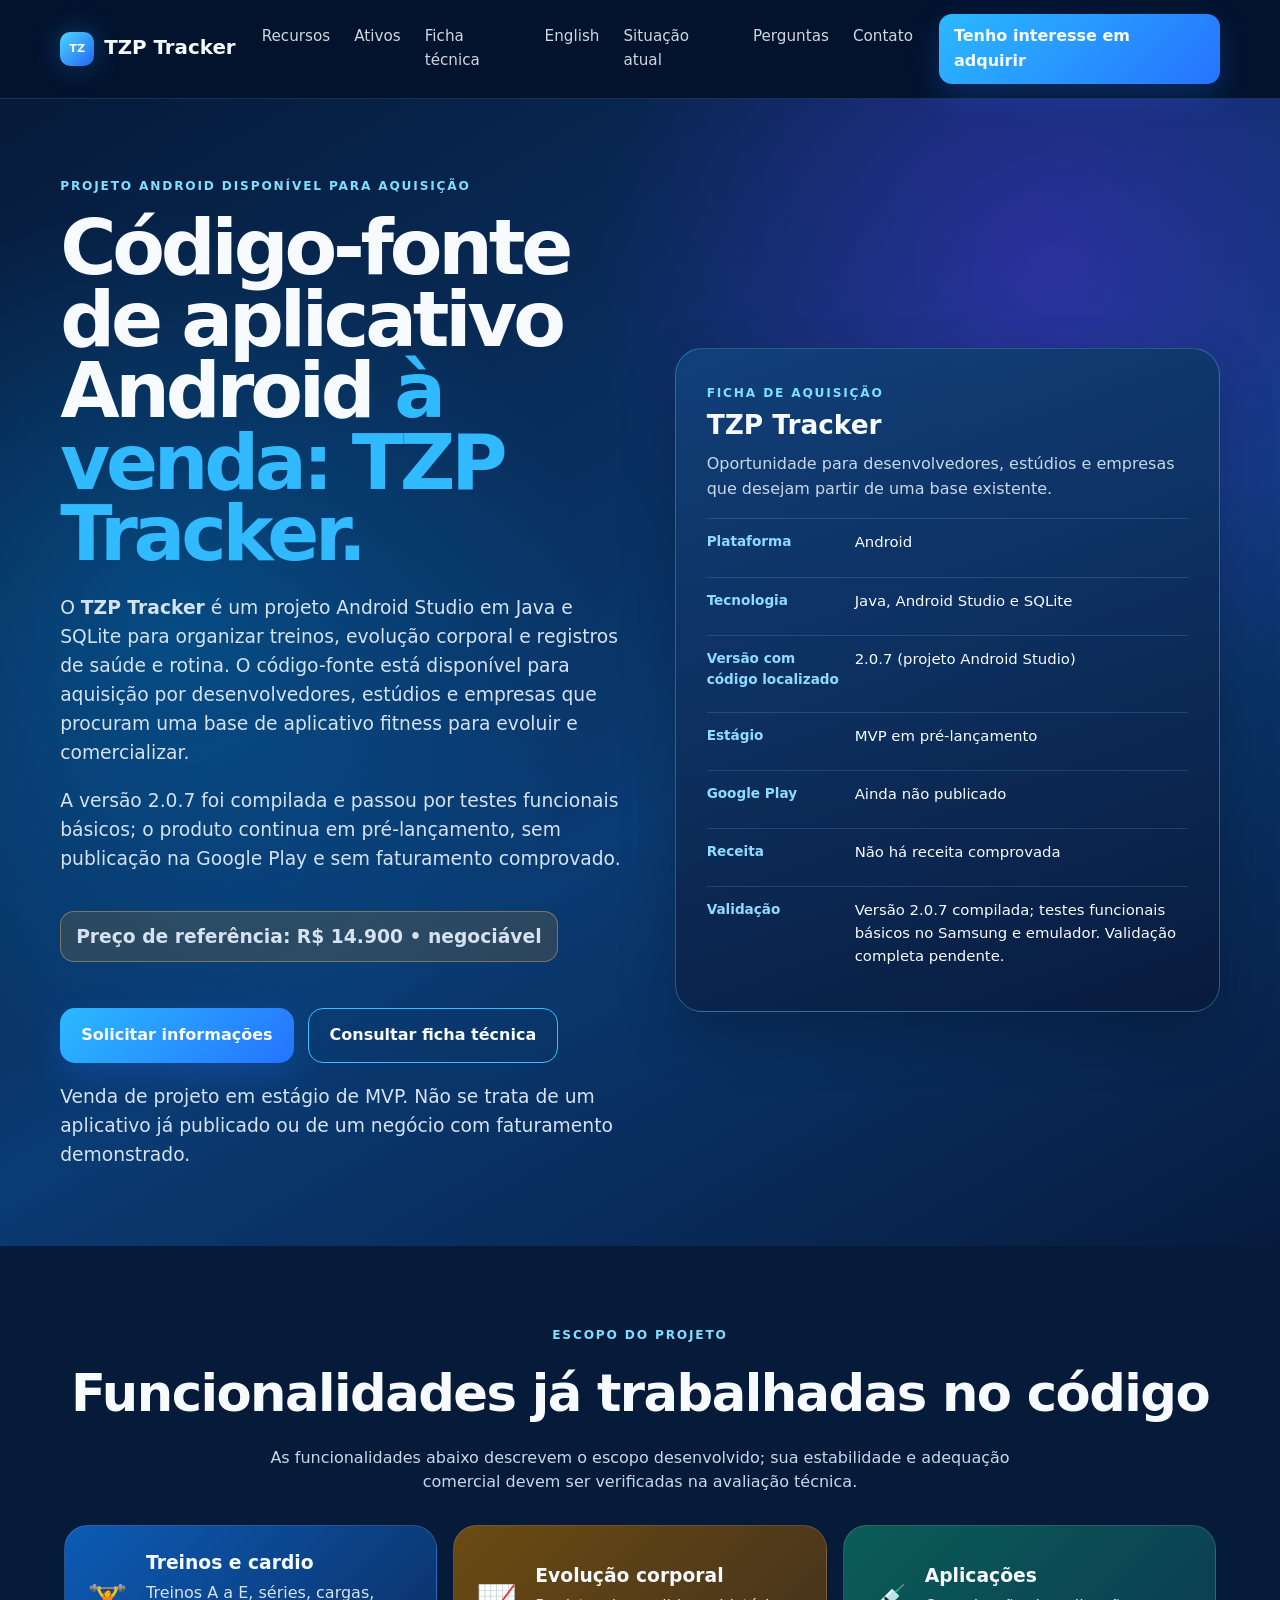
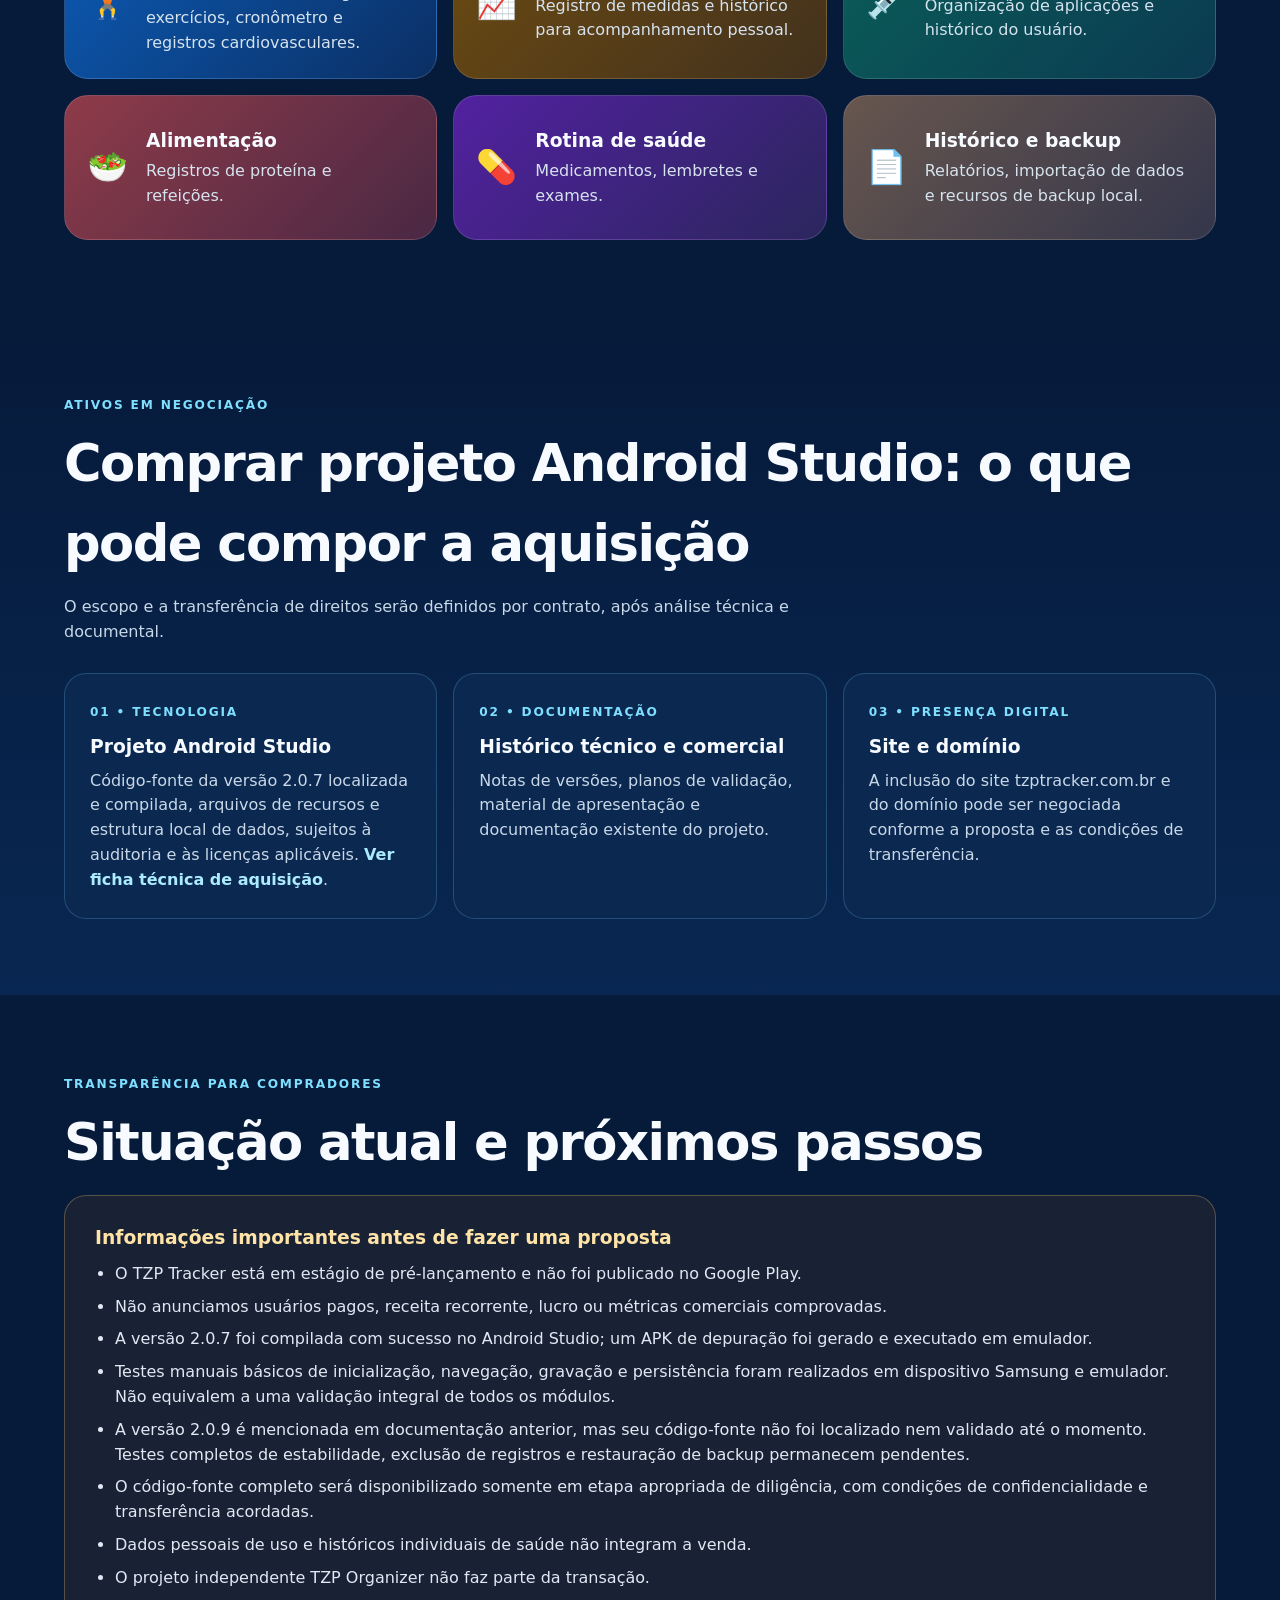
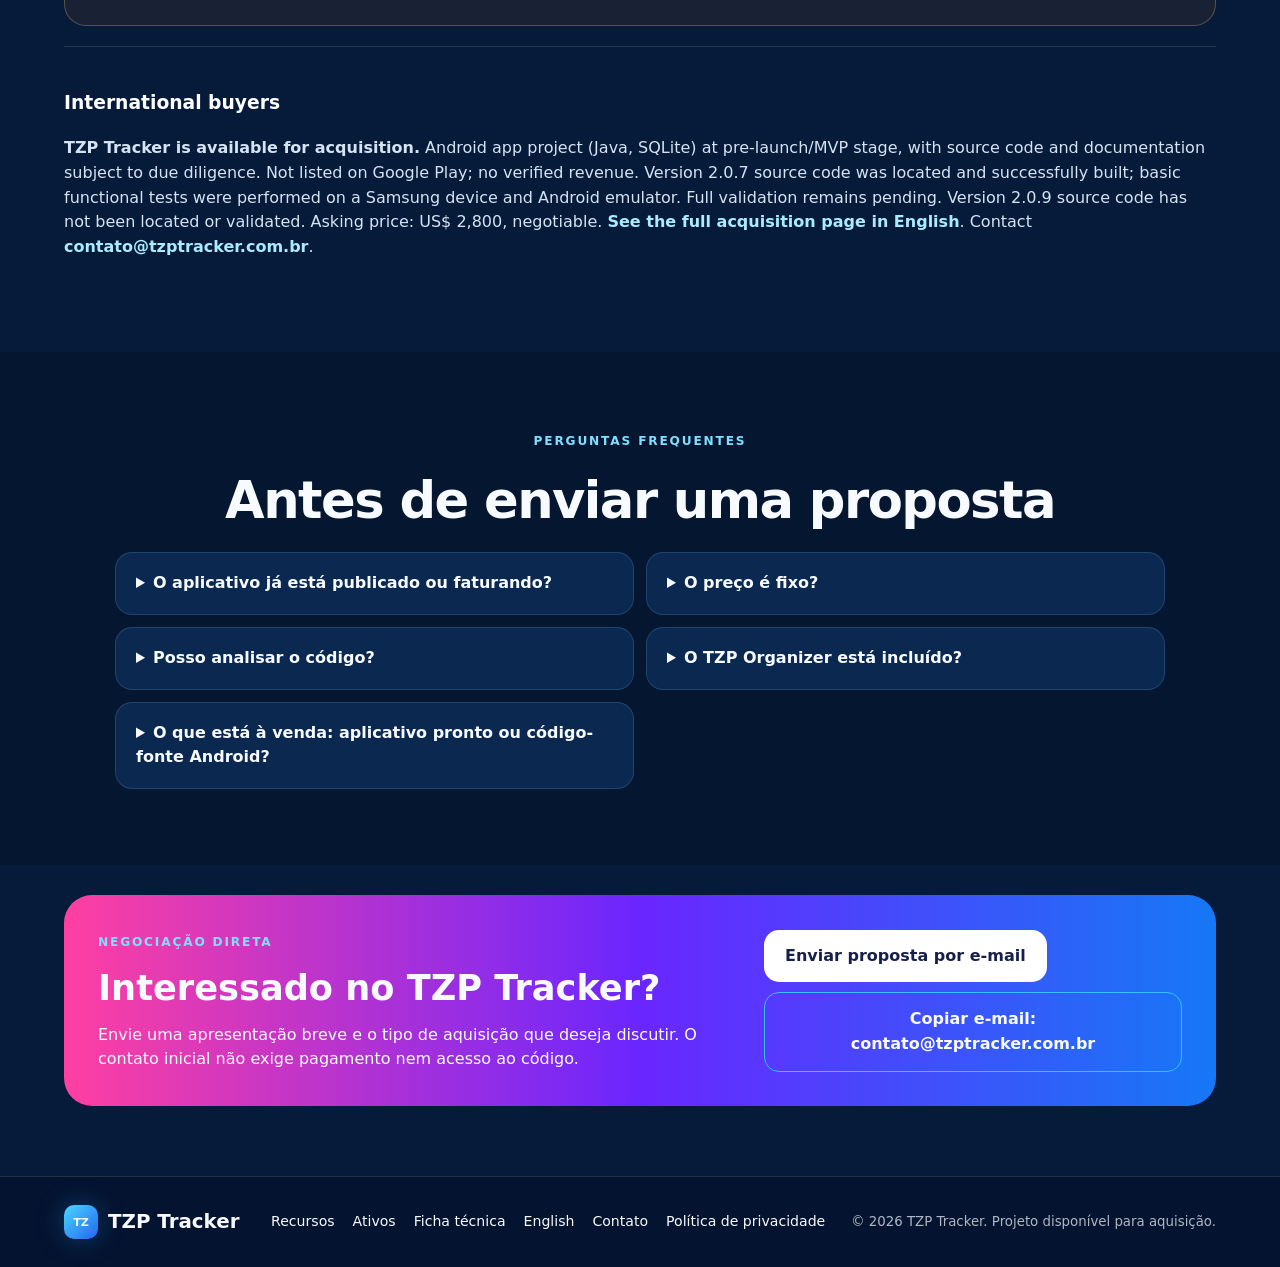
<file: index.html>
<!doctype html>
<html lang="pt-BR">
<head>
  <meta charset="utf-8">
  <meta name="viewport" content="width=device-width, initial-scale=1">
  <title>Código-fonte de App Android à Venda | TZP Tracker</title>
  <meta name="description" content="Compre o código-fonte do TZP Tracker, projeto Android Studio em Java e SQLite. MVP fitness 2.0.7 compilado. À venda por R$ 14.900, negociável.">
  <meta name="theme-color" content="#061a3a">
  <meta property="og:title" content="TZP Tracker disponível para aquisição">
  <meta property="og:description" content="Projeto Android em estágio de MVP: código-fonte, documentação e ativos digitais. Preço de referência R$ 14.900, negociável. Conheça as condições.">
  <meta property="og:type" content="website">
  <meta property="og:locale" content="pt_BR">
  <meta property="og:url" content="https://tzptracker.com.br/">
  <meta property="og:site_name" content="TZP Tracker">
  <meta property="og:image" content="https://tzptracker.com.br/og-image.png">
  <meta property="og:image:width" content="1200">
  <meta property="og:image:height" content="630">
  <meta property="og:image:alt" content="TZP Tracker: código-fonte de app Android à venda (Java, Android Studio, SQLite)">
  <meta name="twitter:card" content="summary_large_image">
  <link rel="canonical" href="https://tzptracker.com.br/">
  <link rel="alternate" hreflang="pt-BR" href="https://tzptracker.com.br/">
  <link rel="alternate" hreflang="en" href="https://tzptracker.com.br/en/">
  <link rel="alternate" hreflang="x-default" href="https://tzptracker.com.br/">
  <link rel="icon" href="favicon.svg" type="image/svg+xml">
  <link rel="apple-touch-icon" href="/apple-touch-icon.png">
  <link rel="stylesheet" href="styles.css">
  <style>
    .sale-panel{border:1px solid rgba(108,205,255,.34);border-radius:27px;background:linear-gradient(160deg,rgba(17,65,122,.97),rgba(9,27,61,.97));padding:31px;box-shadow:0 24px 55px rgba(0,0,0,.22)}
    .sale-panel h2{font-size:1.65rem;margin:0 0 6px}
    .sale-panel p{color:#c8d8e8;margin:0 0 17px}
    .sale-facts{display:grid;gap:10px;margin:0}
    .sale-facts div{padding:12px 0;border-top:1px solid rgba(116,201,255,.18);display:grid;grid-template-columns:138px 1fr;gap:10px}
    .sale-facts dt{color:#8edbff;font-size:.85rem;font-weight:800}
    .sale-facts dd{margin:0;color:#f7fbff;font-size:.93rem}
    .sale-price{display:inline-block;font-size:1.08rem;font-weight:800;color:#ffe5a4;background:rgba(199,135,20,.18);border:1px solid rgba(255,207,112,.35);padding:10px 15px;border-radius:14px}
    .sale-note{color:#bbccdf;font-size:.85rem}
    .acquisition-grid{display:grid;grid-template-columns:repeat(3,1fr);gap:16px}
    .acquisition-grid article{padding:25px;border:1px solid rgba(116,201,255,.23);border-radius:22px;background:#0b2850}
    .acquisition-grid h3{margin:8px 0}
    .acquisition-grid p{color:#c8d8e8;margin:0}
    .disclosure{padding:27px 30px;border-radius:22px;border:1px solid rgba(255,201,112,.28);background:rgba(151,96,21,.13)}
    .disclosure h3{margin:0 0 10px;color:#ffe3a7}
    .disclosure ul{margin:0;padding-left:20px;color:#e2e8f3}
    .disclosure li{margin:8px 0}
    .english-summary{border-top:1px solid rgba(255,255,255,.14);padding-top:22px;margin-top:20px;color:#d5e4f3}
    .english-summary h3{color:white}
    .faq-grid{grid-template-columns:1fr 1fr}
    button.btn{font:inherit;font-weight:800;color:inherit;cursor:pointer}
    @media(max-width:900px){.acquisition-grid{grid-template-columns:1fr}.sale-facts div{grid-template-columns:115px 1fr}}
    @media(max-width:760px){.hero{min-height:auto}.sale-panel{padding:22px}.sale-facts div{grid-template-columns:1fr;gap:3px}.faq-grid{grid-template-columns:1fr}}
  </style>
  <script type="application/ld+json">
{
    "@context": "https://schema.org",
    "@graph": [
      {
        "@type": "Organization",
        "@id": "https://tzptracker.com.br/#org",
        "name": "TZP Tracker",
        "url": "https://tzptracker.com.br/",
        "logo": "https://tzptracker.com.br/apple-touch-icon.png",
        "email": "contato@tzptracker.com.br"
      },
      {
        "@type": "WebSite",
        "@id": "https://tzptracker.com.br/#site",
        "name": "TZP Tracker",
        "url": "https://tzptracker.com.br/",
        "inLanguage": [
          "pt-BR",
          "en"
        ],
        "publisher": {
          "@id": "https://tzptracker.com.br/#org"
        }
      }
    ]
  }
  </script>
  <script async src="https://www.googletagmanager.com/gtag/js?id=G-B40MPHFTS0"></script>
  <script src="/analytics.js" defer></script>
</head>
<body>
  <header class="nav">
    <a class="brand" href="#inicio" aria-label="TZP Tracker, início"><span class="brand-mark">TZ</span> TZP Tracker</a>
    <nav aria-label="Navegação principal">
      <a href="#recursos">Recursos</a>
      <a href="#ativos">Ativos</a>
      <a href="projeto-android/">Ficha técnica</a>
      <a href="en/" lang="en" hreflang="en">English</a>
      <a href="#transparencia">Situação atual</a>
      <a href="#faq">Perguntas</a>
      <a href="#contato">Contato</a>
    </nav>
    <details class="mobile-menu">
      <summary aria-label="Abrir menu de navegação">Menu</summary>
      <div class="mobile-menu-links">
        <a href="#recursos">Recursos</a>
        <a href="#ativos">Ativos</a>
        <a href="projeto-android/">Ficha técnica</a>
        <a href="en/" lang="en" hreflang="en">English</a>
        <a href="#transparencia">Situação atual</a>
        <a href="#contato">Contato</a>
      </div>
    </details>
    <a class="btn small" href="mailto:contato@tzptracker.com.br?subject=Interesse%20na%20aquisicao%20do%20TZP%20Tracker">Tenho interesse em adquirir</a>
  </header>
  <main id="inicio">
    <section class="hero">
      <div class="hero-copy">
        <span class="eyebrow">PROJETO ANDROID DISPONÍVEL PARA AQUISIÇÃO</span>
        <h1>Código-fonte de aplicativo Android <span>à venda: TZP Tracker.</span></h1>
        <p>O <strong>TZP Tracker</strong> é um projeto Android Studio em Java e SQLite para organizar treinos, evolução corporal e registros de saúde e rotina. O código-fonte está disponível para aquisição por desenvolvedores, estúdios e empresas que procuram uma base de aplicativo fitness para evoluir e comercializar.</p>
        <p>A versão 2.0.7 foi compilada e passou por testes funcionais básicos; o produto continua em pré-lançamento, sem publicação na Google Play e sem faturamento comprovado.</p>
        <p class="sale-price">Preço de referência: R$ 14.900 • negociável</p>
        <div class="actions">
          <a class="btn" href="mailto:contato@tzptracker.com.br?subject=Interesse%20na%20aquisicao%20do%20TZP%20Tracker&body=Ola%2C%20gostaria%20de%20receber%20mais%20informacoes%20sobre%20a%20aquisicao%20do%20TZP%20Tracker.">Solicitar informações</a>
          <a class="btn ghost" href="projeto-android/">Consultar ficha técnica</a>
        </div>
        <p class="sale-note">Venda de projeto em estágio de MVP. Não se trata de um aplicativo já publicado ou de um negócio com faturamento demonstrado.</p>
      </div>
      <aside class="sale-panel" aria-label="Resumo da oportunidade de aquisição">
        <span class="eyebrow">FICHA DE AQUISIÇÃO</span>
        <h2>TZP Tracker</h2>
        <p>Oportunidade para desenvolvedores, estúdios e empresas que desejam partir de uma base existente.</p>
        <dl class="sale-facts">
          <div><dt>Plataforma</dt><dd>Android</dd></div>
          <div><dt>Tecnologia</dt><dd>Java, Android Studio e SQLite</dd></div>
          <div><dt>Versão com código localizado</dt><dd>2.0.7 (projeto Android Studio)</dd></div>
          <div><dt>Estágio</dt><dd>MVP em pré-lançamento</dd></div>
          <div><dt>Google Play</dt><dd>Ainda não publicado</dd></div>
          <div><dt>Receita</dt><dd>Não há receita comprovada</dd></div>
          <div><dt>Validação</dt><dd>Versão 2.0.7 compilada; testes funcionais básicos no Samsung e emulador. Validação completa pendente.</dd></div>
        </dl>
      </aside>
    </section>

    <section class="section" id="recursos">
      <div class="section-head center-head">
        <span class="eyebrow">ESCOPO DO PROJETO</span>
        <h2>Funcionalidades já trabalhadas no código</h2>
        <p>As funcionalidades abaixo descrevem o escopo desenvolvido; sua estabilidade e adequação comercial devem ser verificadas na avaliação técnica.</p>
      </div>
      <div class="feature-grid">
        <article class="feature blue"><div class="icon">🏋️</div><div><h3>Treinos e cardio</h3><p>Treinos A a E, séries, cargas, exercícios, cronômetro e registros cardiovasculares.</p></div></article>
        <article class="feature amber"><div class="icon">📈</div><div><h3>Evolução corporal</h3><p>Registro de medidas e histórico para acompanhamento pessoal.</p></div></article>
        <article class="feature green"><div class="icon">💉</div><div><h3>Aplicações</h3><p>Organização de aplicações e histórico do usuário.</p></div></article>
        <article class="feature coral"><div class="icon">🥗</div><div><h3>Alimentação</h3><p>Registros de proteína e refeições.</p></div></article>
        <article class="feature violet"><div class="icon">💊</div><div><h3>Rotina de saúde</h3><p>Medicamentos, lembretes e exames.</p></div></article>
        <article class="feature sand"><div class="icon">📄</div><div><h3>Histórico e backup</h3><p>Relatórios, importação de dados e recursos de backup local.</p></div></article>
      </div>
    </section>

    <section class="section steps-section" id="ativos">
      <div class="section-head">
        <span class="eyebrow">ATIVOS EM NEGOCIAÇÃO</span>
        <h2>Comprar projeto Android Studio: o que pode compor a aquisição</h2>
        <p>O escopo e a transferência de direitos serão definidos por contrato, após análise técnica e documental.</p>
      </div>
      <div class="acquisition-grid">
        <article><span class="eyebrow">01 • TECNOLOGIA</span><h3>Projeto Android Studio</h3><p>Código-fonte da versão 2.0.7 localizada e compilada, arquivos de recursos e estrutura local de dados, sujeitos à auditoria e às licenças aplicáveis. <a class="text-link" href="projeto-android/">Ver ficha técnica de aquisição</a>.</p></article>
        <article><span class="eyebrow">02 • DOCUMENTAÇÃO</span><h3>Histórico técnico e comercial</h3><p>Notas de versões, planos de validação, material de apresentação e documentação existente do projeto.</p></article>
        <article><span class="eyebrow">03 • PRESENÇA DIGITAL</span><h3>Site e domínio</h3><p>A inclusão do site tzptracker.com.br e do domínio pode ser negociada conforme a proposta e as condições de transferência.</p></article>
      </div>
    </section>

    <section class="section" id="transparencia">
      <div class="section-head">
        <span class="eyebrow">TRANSPARÊNCIA PARA COMPRADORES</span>
        <h2>Situação atual e próximos passos</h2>
      </div>
      <div class="disclosure">
        <h3>Informações importantes antes de fazer uma proposta</h3>
        <ul>
          <li>O TZP Tracker está em estágio de pré-lançamento e não foi publicado no Google Play.</li>
          <li>Não anunciamos usuários pagos, receita recorrente, lucro ou métricas comerciais comprovadas.</li>
          <li>A versão 2.0.7 foi compilada com sucesso no Android Studio; um APK de depuração foi gerado e executado em emulador.</li>
          <li>Testes manuais básicos de inicialização, navegação, gravação e persistência foram realizados em dispositivo Samsung e emulador. Não equivalem a uma validação integral de todos os módulos.</li>
          <li>A versão 2.0.9 é mencionada em documentação anterior, mas seu código-fonte não foi localizado nem validado até o momento. Testes completos de estabilidade, exclusão de registros e restauração de backup permanecem pendentes.</li>
          <li>O código-fonte completo será disponibilizado somente em etapa apropriada de diligência, com condições de confidencialidade e transferência acordadas.</li>
          <li>Dados pessoais de uso e históricos individuais de saúde não integram a venda.</li>
          <li>O projeto independente TZP Organizer não faz parte da transação.</li>
        </ul>
      </div>
      <div class="english-summary" lang="en">
        <h3>International buyers</h3>
        <p><strong>TZP Tracker is available for acquisition.</strong> Android app project (Java, SQLite) at pre-launch/MVP stage, with source code and documentation subject to due diligence. Not listed on Google Play; no verified revenue. Version 2.0.7 source code was located and successfully built; basic functional tests were performed on a Samsung device and Android emulator. Full validation remains pending. Version 2.0.9 source code has not been located or validated. Asking price: US$ 2,800, negotiable. <a class="text-link" href="en/" hreflang="en">See the full acquisition page in English</a>. Contact <a class="text-link" href="mailto:contato@tzptracker.com.br?subject=TZP%20Tracker%20acquisition%20inquiry">contato@tzptracker.com.br</a>.</p>
      </div>
    </section>

    <section class="section faq-section" id="faq">
      <div class="section-head center-head">
        <span class="eyebrow">PERGUNTAS FREQUENTES</span>
        <h2>Antes de enviar uma proposta</h2>
      </div>
      <div class="faq-grid">
        <details><summary>O aplicativo já está publicado ou faturando?</summary><p>Não. É um projeto pré-lançamento, sem publicação no Google Play ou receita comprovada.</p></details>
        <details><summary>O preço é fixo?</summary><p>R$ 14.900 é o preço inicial de referência. Ofertas fundamentadas e diferentes formatos de aquisição podem ser avaliados.</p></details>
        <details><summary>Posso analisar o código?</summary><p>O conteúdo técnico pode ser disponibilizado em diligência apropriada, com proteção da propriedade intelectual e das informações privadas.</p></details>
        <details><summary>O TZP Organizer está incluído?</summary><p>Não. Apenas os ativos expressamente descritos no contrato de aquisição do TZP Tracker poderão ser transferidos.</p></details>
        <details><summary>O que está à venda: aplicativo pronto ou código-fonte Android?</summary><p>Está disponível para negociação o projeto Android Studio com código-fonte da versão 2.0.7, documentação existente e outros ativos expressamente acordados. Trata-se de um MVP em pré-lançamento, não de um aplicativo publicado ou negócio com receita comprovada.</p></details>
      </div>
    </section>

    <section class="cta" id="contato">
      <div>
        <span class="eyebrow">NEGOCIAÇÃO DIRETA</span>
        <h2>Interessado no TZP Tracker?</h2>
        <p>Envie uma apresentação breve e o tipo de aquisição que deseja discutir. O contato inicial não exige pagamento nem acesso ao código.</p>
      </div>
      <div class="cta-actions">
        <a class="btn light" href="mailto:contato@tzptracker.com.br?subject=Proposta%20de%20aquisicao%20TZP%20Tracker">Enviar proposta por e-mail</a>
        <button type="button" class="btn ghost light-ghost" data-copy-email="contato@tzptracker.com.br">Copiar e-mail: contato@tzptracker.com.br</button>
      </div>
    </section>
  </main>
  <footer>
    <div class="brand"><span class="brand-mark">TZ</span> TZP Tracker</div>
    <div class="footer-links"><a href="#recursos">Recursos</a><a href="#ativos">Ativos</a><a href="projeto-android/">Ficha técnica</a><a href="en/" lang="en" hreflang="en">English</a><a href="#contato">Contato</a><a href="privacy.html">Política de privacidade</a></div>
    <small>© 2026 TZP Tracker. Projeto disponível para aquisição.</small>
  </footer>
</body>
</html>
</file>
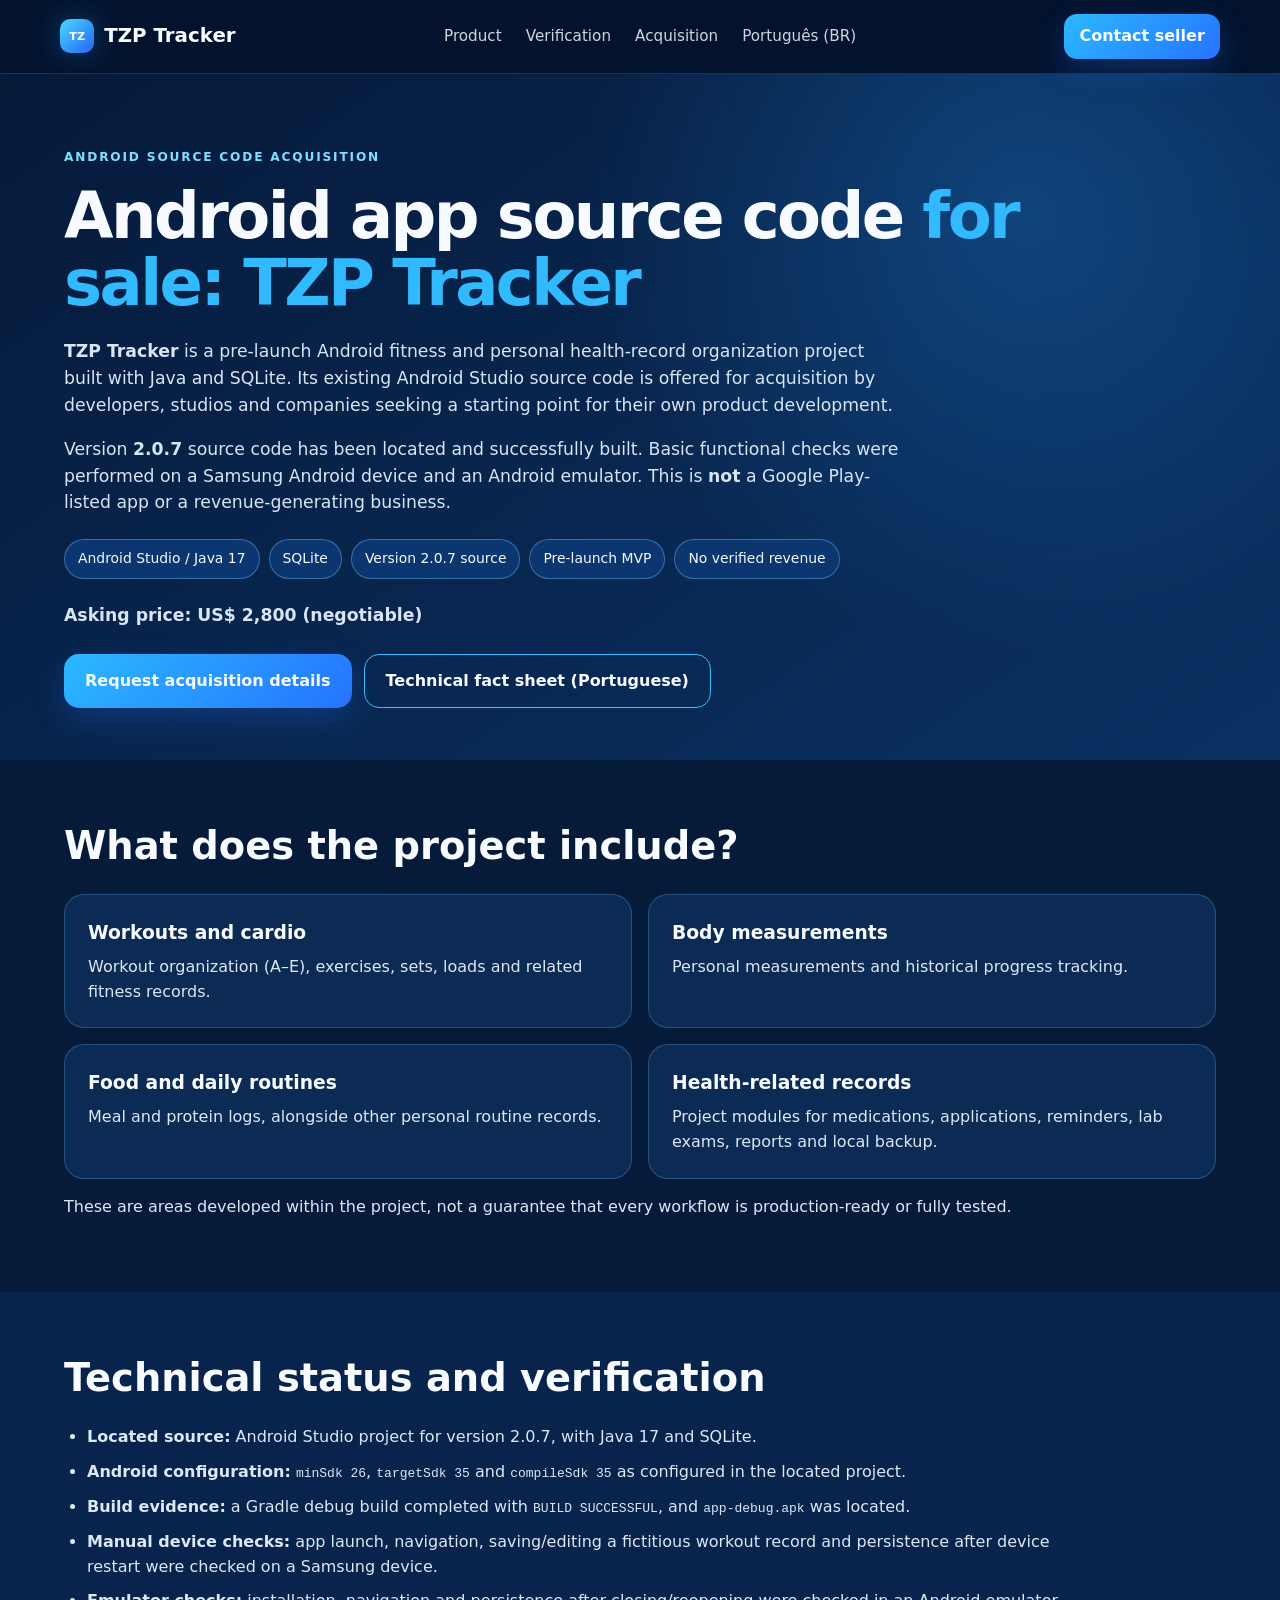
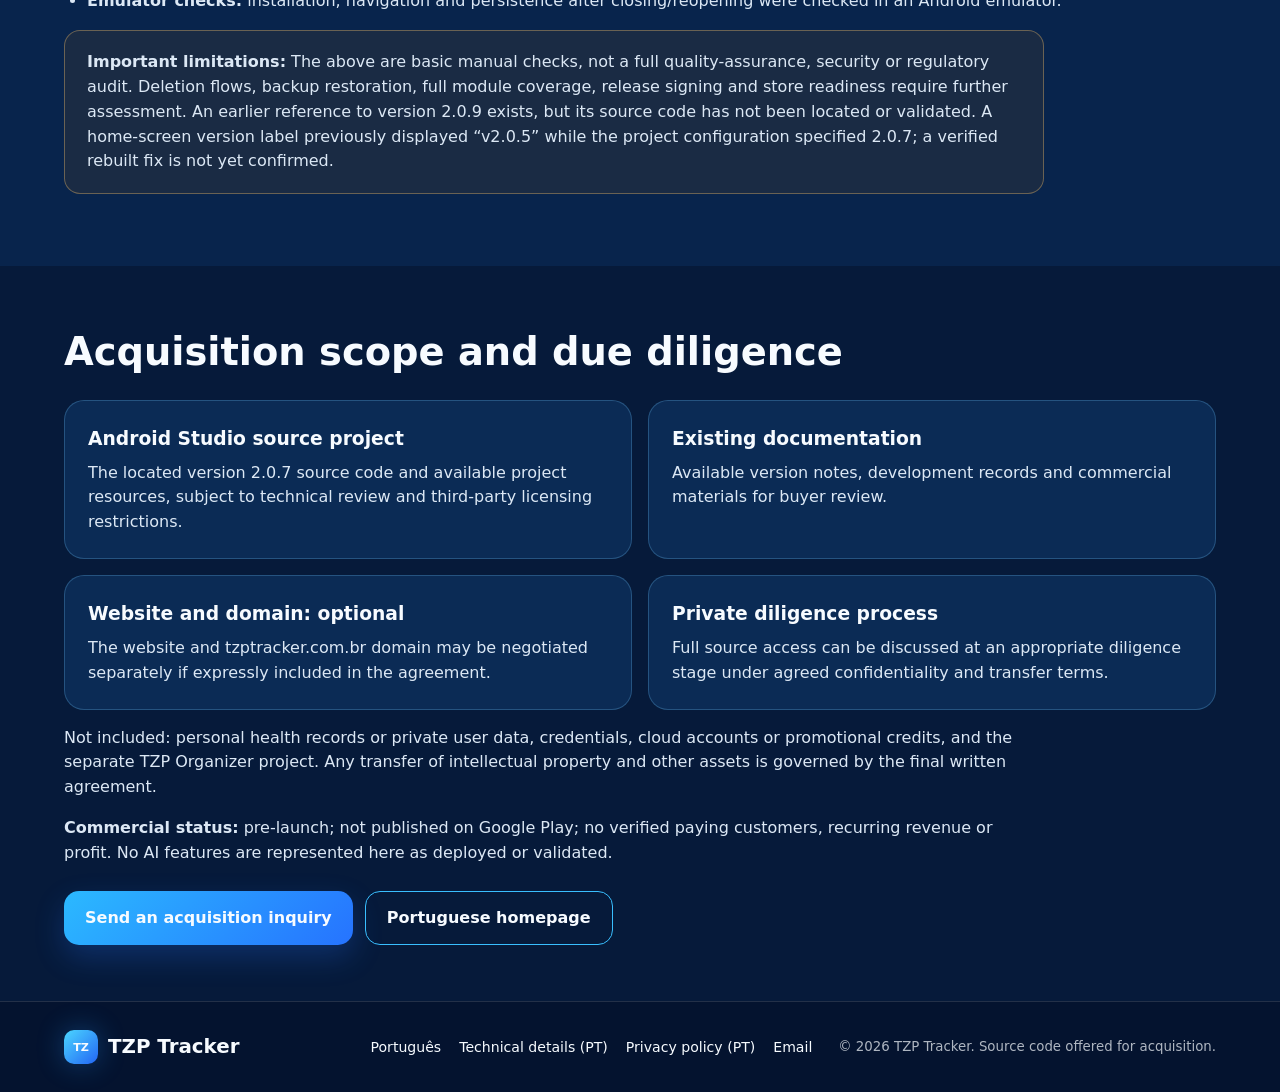
<file: en/index.html>
<!doctype html>
<html lang="en">
<head>
  <meta charset="utf-8">
  <meta name="viewport" content="width=device-width, initial-scale=1">
  <title>Android App Source Code for Sale | TZP Tracker</title>
  <meta name="description" content="Acquire TZP Tracker's Android Studio source code (Java 17, SQLite). Version 2.0.7 built and basic-tested. Pre-launch MVP, asking US$ 2,800 negotiable.">
  <meta name="theme-color" content="#061a3a">
  <meta property="og:type" content="website">
  <meta property="og:locale" content="en_US">
  <meta property="og:title" content="TZP Tracker | Android App Source Code for Sale">
  <meta property="og:description" content="Acquisition opportunity: Java/SQLite Android fitness and health tracking MVP. Version 2.0.7 source located, built and basic-tested. Pre-launch, no verified revenue.">
  <meta property="og:url" content="https://tzptracker.com.br/en/">
  <meta property="og:site_name" content="TZP Tracker">
  <meta property="og:image" content="https://tzptracker.com.br/og-image.png">
  <meta property="og:image:width" content="1200">
  <meta property="og:image:height" content="630">
  <meta property="og:image:alt" content="TZP Tracker: Android app source code for sale (Java, Android Studio, SQLite)">
  <meta name="twitter:card" content="summary_large_image">
  <link rel="canonical" href="https://tzptracker.com.br/en/">
  <link rel="alternate" hreflang="en" href="https://tzptracker.com.br/en/">
  <link rel="alternate" hreflang="pt-BR" href="https://tzptracker.com.br/">
  <link rel="alternate" hreflang="x-default" href="https://tzptracker.com.br/">
  <link rel="icon" href="../favicon.svg" type="image/svg+xml">
  <link rel="apple-touch-icon" href="/apple-touch-icon.png">
  <link rel="stylesheet" href="../styles.css">
  <style>
    .intl-hero{padding:70px 5vw 52px;background:radial-gradient(circle at 80% 20%,rgba(39,156,255,.25),transparent 38%),linear-gradient(145deg,#061a3a,#0a3163)}
    .intl-hero h1{max-width:970px;font-size:clamp(2.6rem,5vw,5rem);line-height:1.06;letter-spacing:-.04em;margin:14px 0 20px}
    .intl-hero h1 span{color:#31baff}
    .intl-hero p{max-width:840px;font-size:1.08rem;color:#d7e5f4}
    .intl-pill-row{display:flex;gap:9px;flex-wrap:wrap;margin:23px 0}
    .intl-pill{display:inline-block;background:#0b3670;border:1px solid rgba(116,201,255,.4);border-radius:999px;padding:8px 13px;font-size:.87rem}
    .intl-actions{display:flex;gap:12px;flex-wrap:wrap;margin-top:25px}
    .intl-section{padding:56px 5vw}
    .intl-section:nth-of-type(odd){background:#08244c}
    .intl-section h2{font-size:clamp(1.8rem,3vw,2.6rem);margin:0 0 18px}
    .intl-section p,.intl-section li{max-width:980px;color:#dce8f5}
    .intl-section li{margin:10px 0}
    .intl-grid{display:grid;grid-template-columns:repeat(2,minmax(0,1fr));gap:16px}
    .intl-card{background:#0b2b55;border:1px solid rgba(116,201,255,.25);border-radius:20px;padding:23px}
    .intl-card h3{margin:0 0 8px}.intl-card p{margin:0}
    .intl-note{padding:19px 22px;border:1px solid rgba(255,201,112,.35);border-radius:16px;background:rgba(151,96,21,.13)}
    .intl-price{font-size:1.3rem;font-weight:800;color:#ffe5a4}
    .intl-list{padding-left:23px}
    @media(max-width:760px){.intl-grid{grid-template-columns:1fr}.intl-hero{padding-top:50px}.intl-actions a{width:100%}}
  </style>
  <script type="application/ld+json">
{
    "@context": "https://schema.org",
    "@graph": [
      {
        "@type": "Organization",
        "@id": "https://tzptracker.com.br/#org",
        "name": "TZP Tracker",
        "url": "https://tzptracker.com.br/",
        "logo": "https://tzptracker.com.br/apple-touch-icon.png",
        "email": "contato@tzptracker.com.br"
      },
      {
        "@type": "WebSite",
        "@id": "https://tzptracker.com.br/#site",
        "name": "TZP Tracker",
        "url": "https://tzptracker.com.br/",
        "inLanguage": [
          "pt-BR",
          "en"
        ],
        "publisher": {
          "@id": "https://tzptracker.com.br/#org"
        }
      }
    ]
  }
  </script>
  <script async src="https://www.googletagmanager.com/gtag/js?id=G-B40MPHFTS0"></script>
  <script src="/analytics.js" defer></script>
</head>
<body>
  <header class="nav">
    <a class="brand" href="../" aria-label="TZP Tracker home"><span class="brand-mark">TZ</span> TZP Tracker</a>
    <nav aria-label="Main navigation">
      <a href="#product">Product</a>
      <a href="#verification">Verification</a>
      <a href="#acquisition">Acquisition</a>
      <a href="../" lang="pt-BR" hreflang="pt-BR">Português (BR)</a>
    </nav>
    <details class="mobile-menu">
      <summary aria-label="Open navigation menu">Menu</summary>
      <div class="mobile-menu-links">
        <a href="#product">Product</a>
        <a href="#verification">Verification</a>
        <a href="#acquisition">Acquisition</a>
        <a href="../" lang="pt-BR" hreflang="pt-BR">Português</a>
        <a href="mailto:contato@tzptracker.com.br?subject=TZP%20Tracker%20acquisition%20inquiry">Contact seller</a>
      </div>
    </details>
    <a class="btn small" href="mailto:contato@tzptracker.com.br?subject=TZP%20Tracker%20acquisition%20inquiry">Contact seller</a>
  </header>
  <main>
    <section class="intl-hero">
      <span class="eyebrow">ANDROID SOURCE CODE ACQUISITION</span>
      <h1>Android app source code <span>for sale: TZP Tracker</span></h1>
      <p><strong>TZP Tracker</strong> is a pre-launch Android fitness and personal health-record organization project built with Java and SQLite. Its existing Android Studio source code is offered for acquisition by developers, studios and companies seeking a starting point for their own product development.</p>
      <p>Version <strong>2.0.7</strong> source code has been located and successfully built. Basic functional checks were performed on a Samsung Android device and an Android emulator. This is <strong>not</strong> a Google Play-listed app or a revenue-generating business.</p>
      <div class="intl-pill-row" aria-label="Acquisition highlights">
        <span class="intl-pill">Android Studio / Java 17</span>
        <span class="intl-pill">SQLite</span>
        <span class="intl-pill">Version 2.0.7 source</span>
        <span class="intl-pill">Pre-launch MVP</span>
        <span class="intl-pill">No verified revenue</span>
      </div>
      <p class="intl-price">Asking price: US$ 2,800 (negotiable)</p>
      <div class="intl-actions">
        <a class="btn" href="mailto:contato@tzptracker.com.br?subject=TZP%20Tracker%20source%20code%20acquisition">Request acquisition details</a>
        <a class="btn ghost" href="../projeto-android/">Technical fact sheet (Portuguese)</a>
      </div>
    </section>

    <section class="intl-section" id="product">
      <h2>What does the project include?</h2>
      <div class="intl-grid">
        <article class="intl-card"><h3>Workouts and cardio</h3><p>Workout organization (A–E), exercises, sets, loads and related fitness records.</p></article>
        <article class="intl-card"><h3>Body measurements</h3><p>Personal measurements and historical progress tracking.</p></article>
        <article class="intl-card"><h3>Food and daily routines</h3><p>Meal and protein logs, alongside other personal routine records.</p></article>
        <article class="intl-card"><h3>Health-related records</h3><p>Project modules for medications, applications, reminders, lab exams, reports and local backup.</p></article>
      </div>
      <p>These are areas developed within the project, not a guarantee that every workflow is production-ready or fully tested.</p>
    </section>

    <section class="intl-section" id="verification">
      <h2>Technical status and verification</h2>
      <ul class="intl-list">
        <li><strong>Located source:</strong> Android Studio project for version 2.0.7, with Java 17 and SQLite.</li>
        <li><strong>Android configuration:</strong> <code>minSdk 26</code>, <code>targetSdk 35</code> and <code>compileSdk 35</code> as configured in the located project.</li>
        <li><strong>Build evidence:</strong> a Gradle debug build completed with <code>BUILD SUCCESSFUL</code>, and <code>app-debug.apk</code> was located.</li>
        <li><strong>Manual device checks:</strong> app launch, navigation, saving/editing a fictitious workout record and persistence after device restart were checked on a Samsung device.</li>
        <li><strong>Emulator checks:</strong> installation, navigation and persistence after closing/reopening were checked in an Android emulator.</li>
      </ul>
      <p class="intl-note"><strong>Important limitations:</strong> The above are basic manual checks, not a full quality-assurance, security or regulatory audit. Deletion flows, backup restoration, full module coverage, release signing and store readiness require further assessment. An earlier reference to version 2.0.9 exists, but its source code has not been located or validated. A home-screen version label previously displayed “v2.0.5” while the project configuration specified 2.0.7; a verified rebuilt fix is not yet confirmed.</p>
    </section>

    <section class="intl-section" id="acquisition">
      <h2>Acquisition scope and due diligence</h2>
      <div class="intl-grid">
        <article class="intl-card"><h3>Android Studio source project</h3><p>The located version 2.0.7 source code and available project resources, subject to technical review and third-party licensing restrictions.</p></article>
        <article class="intl-card"><h3>Existing documentation</h3><p>Available version notes, development records and commercial materials for buyer review.</p></article>
        <article class="intl-card"><h3>Website and domain: optional</h3><p>The website and tzptracker.com.br domain may be negotiated separately if expressly included in the agreement.</p></article>
        <article class="intl-card"><h3>Private diligence process</h3><p>Full source access can be discussed at an appropriate diligence stage under agreed confidentiality and transfer terms.</p></article>
      </div>
      <p>Not included: personal health records or private user data, credentials, cloud accounts or promotional credits, and the separate TZP Organizer project. Any transfer of intellectual property and other assets is governed by the final written agreement.</p>
      <p><strong>Commercial status:</strong> pre-launch; not published on Google Play; no verified paying customers, recurring revenue or profit. No AI features are represented here as deployed or validated.</p>
      <div class="intl-actions">
        <a class="btn" href="mailto:contato@tzptracker.com.br?subject=Offer%20for%20TZP%20Tracker%20Android%20source%20code">Send an acquisition inquiry</a>
        <a class="btn ghost" href="../" hreflang="pt-BR">Portuguese homepage</a>
      </div>
    </section>
  </main>
  <footer>
    <div class="brand"><span class="brand-mark">TZ</span> TZP Tracker</div>
    <div class="footer-links"><a href="../" lang="pt-BR" hreflang="pt-BR">Português</a><a href="../projeto-android/">Technical details (PT)</a><a href="../privacy.html">Privacy policy (PT)</a><a href="mailto:contato@tzptracker.com.br">Email</a></div>
    <small>© 2026 TZP Tracker. Source code offered for acquisition.</small>
  </footer>
</body>
</html>
</file>
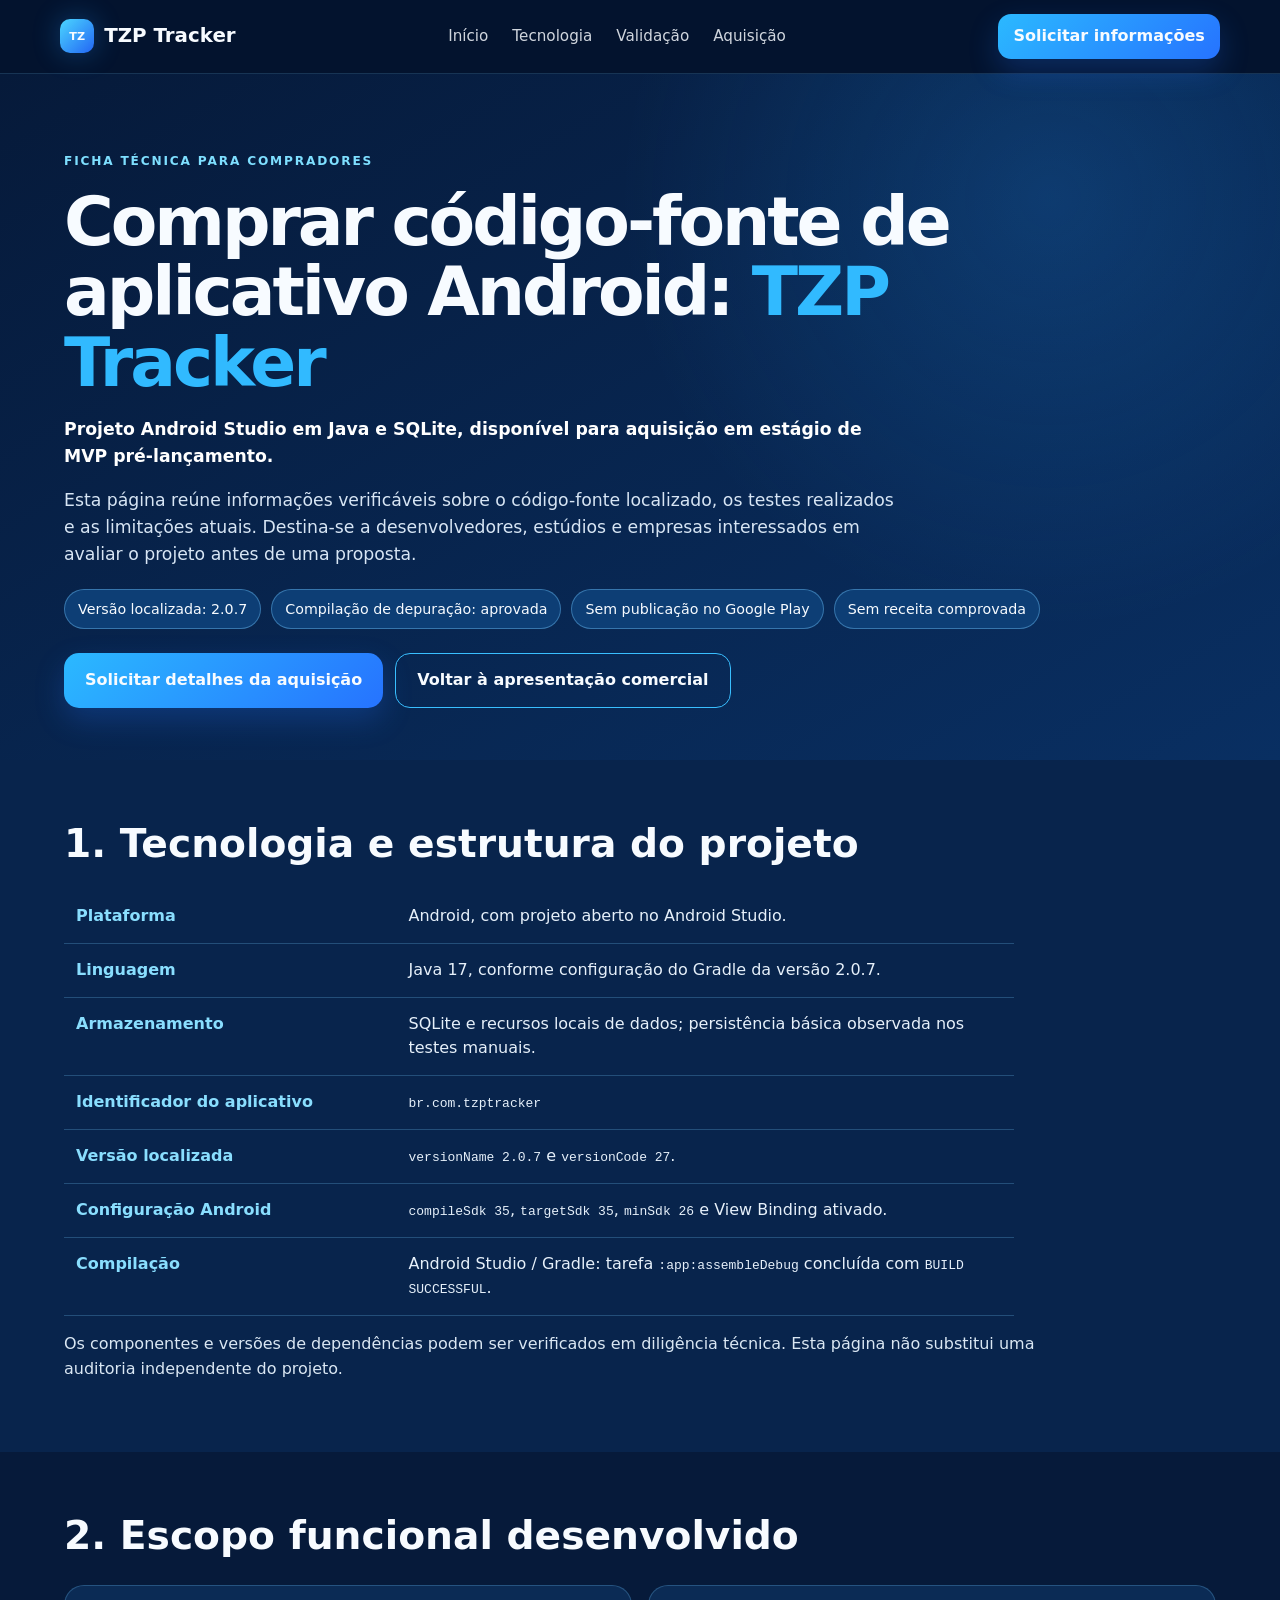
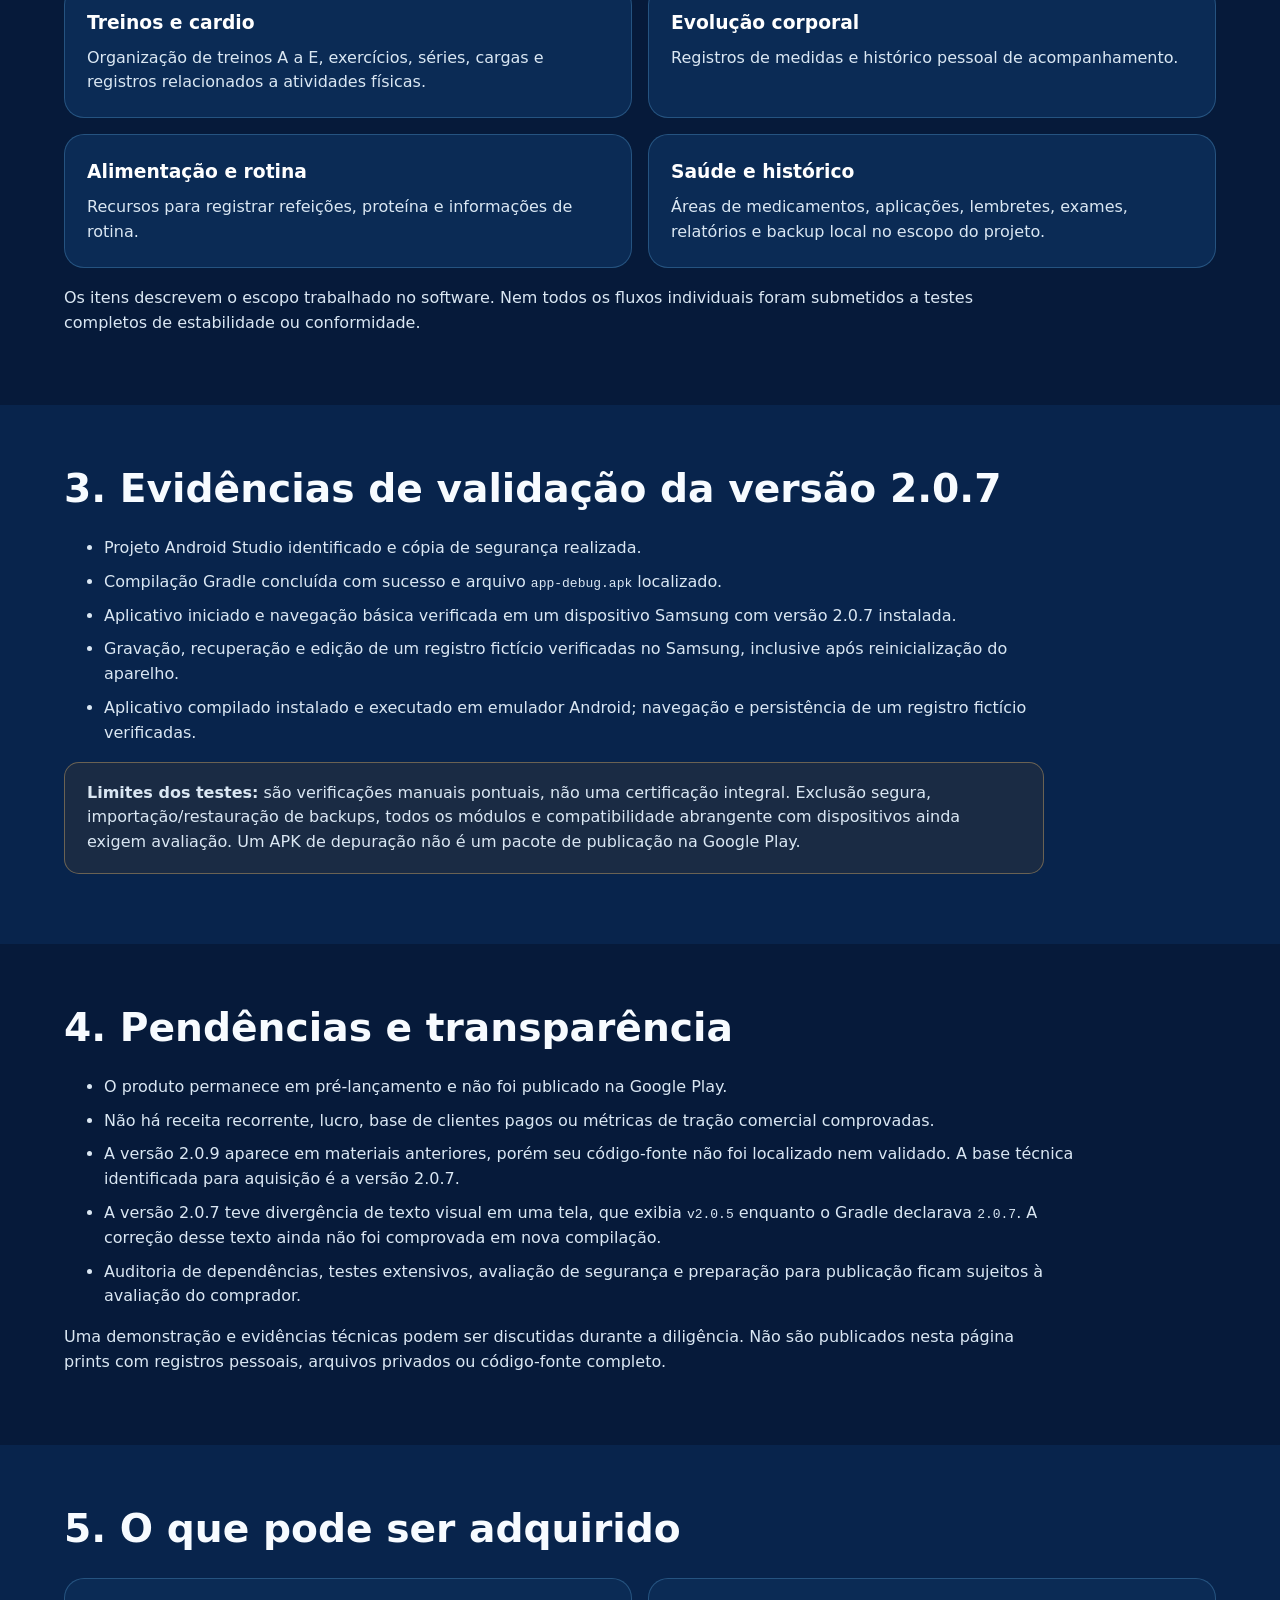
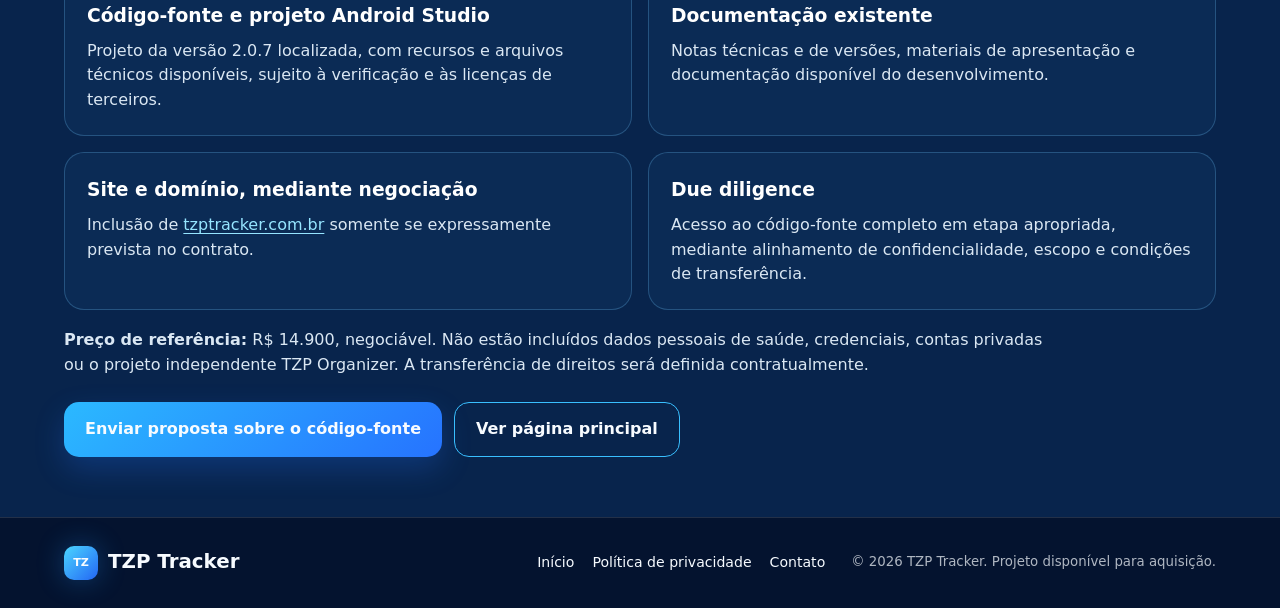
<file: projeto-android/index.html>
<!doctype html>
<html lang="pt-BR">
<head>
  <meta charset="utf-8">
  <meta name="viewport" content="width=device-width, initial-scale=1">
  <title>Comprar Projeto Android Studio | Código-Fonte TZP Tracker 2.0.7</title>
  <meta name="description" content="Conheça o código-fonte Android do TZP Tracker: Java, SQLite, versão 2.0.7 compilada, testes básicos e condições de aquisição do projeto por R$ 14.900 negociáveis.">
  <meta name="theme-color" content="#061a3a">
  <meta property="og:type" content="website">
  <meta property="og:locale" content="pt_BR">
  <meta property="og:title" content="TZP Tracker | Ficha técnica para aquisição do código-fonte Android">
  <meta property="og:description" content="Projeto Android Studio Java/SQLite em pré-lançamento. Versão 2.0.7 compilada e testada parcialmente. Informações técnicas e diligência.">
  <meta property="og:url" content="https://tzptracker.com.br/projeto-android/">
  <meta property="og:site_name" content="TZP Tracker">
  <meta property="og:image" content="https://tzptracker.com.br/og-image.png">
  <meta property="og:image:width" content="1200">
  <meta property="og:image:height" content="630">
  <meta property="og:image:alt" content="TZP Tracker: código-fonte de app Android à venda (Java, Android Studio, SQLite)">
  <meta name="twitter:card" content="summary_large_image">
  <link rel="canonical" href="https://tzptracker.com.br/projeto-android/">
  <link rel="icon" href="../favicon.svg" type="image/svg+xml">
  <link rel="apple-touch-icon" href="/apple-touch-icon.png">
  <link rel="stylesheet" href="../styles.css">
  <style>
    .technical-hero{padding:74px 5vw 46px;background:radial-gradient(circle at 82% 18%,rgba(39,156,255,.19),transparent 36%),linear-gradient(150deg,#061a3a,#092f62)}
    .technical-hero h1{font-size:clamp(2.5rem,5.3vw,4.8rem);line-height:1.04;letter-spacing:-.045em;max-width:950px;margin:14px 0 18px}
    .technical-hero p{color:#d7e5f4;max-width:830px;font-size:1.08rem}
    .technical-lead{font-weight:700;color:#fff!important}
    .technical-badges{display:flex;flex-wrap:wrap;gap:10px;margin:22px 0}
    .technical-badges span{background:#0d3e75;border:1px solid rgba(116,201,255,.4);border-radius:999px;padding:8px 13px;font-size:.89rem}
    .technical-section{padding:54px 5vw}
    .technical-section:nth-of-type(even){background:#08244c}
    .technical-section h2{font-size:clamp(1.7rem,3.5vw,2.45rem);margin:0 0 15px}
    .technical-section p,.technical-section li{color:#dae7f3;max-width:980px}
    .technical-section li{margin:9px 0}
    .technical-grid{display:grid;grid-template-columns:repeat(2,minmax(0,1fr));gap:16px;margin:18px 0}
    .technical-card{border:1px solid rgba(116,201,255,.25);border-radius:20px;padding:22px;background:#0b2b55}
    .technical-card h3{margin:0 0 9px;color:#fff}
    .technical-card p{margin:0}
    .technical-table{width:100%;border-collapse:collapse;max-width:950px}
    .technical-table th,.technical-table td{border-bottom:1px solid rgba(116,201,255,.25);padding:14px 12px;text-align:left;vertical-align:top}
    .technical-table th{width:35%;color:#89defe;font-weight:800}
    .technical-table td{color:#e6f0fa}
    .technical-note{padding:18px 22px;border:1px solid rgba(255,201,112,.35);border-radius:15px;background:rgba(151,96,21,.13)}
    .technical-actions{display:flex;gap:12px;flex-wrap:wrap;margin:24px 0 6px}
    .technical-section a:not(.btn){color:#96e5ff;text-decoration:underline;text-underline-offset:3px}
    @media(max-width:760px){.technical-hero{padding-top:52px}.technical-grid{grid-template-columns:1fr}.technical-table th{width:40%}.technical-table th,.technical-table td{padding:12px 6px}.technical-section{padding-top:40px;padding-bottom:40px}}
  </style>
  <script async src="https://www.googletagmanager.com/gtag/js?id=G-B40MPHFTS0"></script>
  <script src="/analytics.js" defer></script>
</head>
<body>
  <header class="nav">
    <a class="brand" href="../" aria-label="TZP Tracker, página inicial"><span class="brand-mark">TZ</span> TZP Tracker</a>
    <nav aria-label="Navegação principal">
      <a href="../">Início</a>
      <a href="#tecnologia">Tecnologia</a>
      <a href="#validacao">Validação</a>
      <a href="#aquisicao">Aquisição</a>
    </nav>
    <details class="mobile-menu">
      <summary aria-label="Abrir menu de navegação">Menu</summary>
      <div class="mobile-menu-links">
        <a href="../">Início</a>
        <a href="#tecnologia">Tecnologia</a>
        <a href="#validacao">Validação</a>
        <a href="#aquisicao">Aquisição</a>
        <a href="../en/" lang="en" hreflang="en">English</a>
        <a href="mailto:contato@tzptracker.com.br?subject=Ficha%20tecnica%20TZP%20Tracker">Contato</a>
      </div>
    </details>
    <a class="btn small" href="mailto:contato@tzptracker.com.br?subject=Interesse%20na%20aquisicao%20do%20TZP%20Tracker">Solicitar informações</a>
  </header>
  <main>
    <section class="technical-hero">
      <span class="eyebrow">FICHA TÉCNICA PARA COMPRADORES</span>
      <h1>Comprar código-fonte de aplicativo Android: <span style="color:#31baff">TZP Tracker</span></h1>
      <p class="technical-lead">Projeto Android Studio em Java e SQLite, disponível para aquisição em estágio de MVP pré-lançamento.</p>
      <p>Esta página reúne informações verificáveis sobre o código-fonte localizado, os testes realizados e as limitações atuais. Destina-se a desenvolvedores, estúdios e empresas interessados em avaliar o projeto antes de uma proposta.</p>
      <div class="technical-badges" aria-label="Resumo técnico">
        <span>Versão localizada: 2.0.7</span>
        <span>Compilação de depuração: aprovada</span>
        <span>Sem publicação no Google Play</span>
        <span>Sem receita comprovada</span>
      </div>
      <div class="technical-actions">
        <a class="btn" href="mailto:contato@tzptracker.com.br?subject=Solicitacao%20de%20ficha%20tecnica%20TZP%20Tracker">Solicitar detalhes da aquisição</a>
        <a class="btn ghost" href="../">Voltar à apresentação comercial</a>
      </div>
    </section>
    <section class="technical-section" id="tecnologia">
      <h2>1. Tecnologia e estrutura do projeto</h2>
      <table class="technical-table">
        <tbody>
          <tr><th>Plataforma</th><td>Android, com projeto aberto no Android Studio.</td></tr>
          <tr><th>Linguagem</th><td>Java 17, conforme configuração do Gradle da versão 2.0.7.</td></tr>
          <tr><th>Armazenamento</th><td>SQLite e recursos locais de dados; persistência básica observada nos testes manuais.</td></tr>
          <tr><th>Identificador do aplicativo</th><td><code>br.com.tzptracker</code></td></tr>
          <tr><th>Versão localizada</th><td><code>versionName 2.0.7</code> e <code>versionCode 27</code>.</td></tr>
          <tr><th>Configuração Android</th><td><code>compileSdk 35</code>, <code>targetSdk 35</code>, <code>minSdk 26</code> e View Binding ativado.</td></tr>
          <tr><th>Compilação</th><td>Android Studio / Gradle: tarefa <code>:app:assembleDebug</code> concluída com <code>BUILD SUCCESSFUL</code>.</td></tr>
        </tbody>
      </table>
      <p>Os componentes e versões de dependências podem ser verificados em diligência técnica. Esta página não substitui uma auditoria independente do projeto.</p>
    </section>
    <section class="technical-section" id="recursos">
      <h2>2. Escopo funcional desenvolvido</h2>
      <div class="technical-grid">
        <article class="technical-card"><h3>Treinos e cardio</h3><p>Organização de treinos A a E, exercícios, séries, cargas e registros relacionados a atividades físicas.</p></article>
        <article class="technical-card"><h3>Evolução corporal</h3><p>Registros de medidas e histórico pessoal de acompanhamento.</p></article>
        <article class="technical-card"><h3>Alimentação e rotina</h3><p>Recursos para registrar refeições, proteína e informações de rotina.</p></article>
        <article class="technical-card"><h3>Saúde e histórico</h3><p>Áreas de medicamentos, aplicações, lembretes, exames, relatórios e backup local no escopo do projeto.</p></article>
      </div>
      <p>Os itens descrevem o escopo trabalhado no software. Nem todos os fluxos individuais foram submetidos a testes completos de estabilidade ou conformidade.</p>
    </section>
    <section class="technical-section" id="validacao">
      <h2>3. Evidências de validação da versão 2.0.7</h2>
      <ul>
        <li>Projeto Android Studio identificado e cópia de segurança realizada.</li>
        <li>Compilação Gradle concluída com sucesso e arquivo <code>app-debug.apk</code> localizado.</li>
        <li>Aplicativo iniciado e navegação básica verificada em um dispositivo Samsung com versão 2.0.7 instalada.</li>
        <li>Gravação, recuperação e edição de um registro fictício verificadas no Samsung, inclusive após reinicialização do aparelho.</li>
        <li>Aplicativo compilado instalado e executado em emulador Android; navegação e persistência de um registro fictício verificadas.</li>
      </ul>
      <p class="technical-note"><strong>Limites dos testes:</strong> são verificações manuais pontuais, não uma certificação integral. Exclusão segura, importação/restauração de backups, todos os módulos e compatibilidade abrangente com dispositivos ainda exigem avaliação. Um APK de depuração não é um pacote de publicação na Google Play.</p>
    </section>
    <section class="technical-section" id="pendencias">
      <h2>4. Pendências e transparência</h2>
      <ul>
        <li>O produto permanece em pré-lançamento e não foi publicado na Google Play.</li>
        <li>Não há receita recorrente, lucro, base de clientes pagos ou métricas de tração comercial comprovadas.</li>
        <li>A versão 2.0.9 aparece em materiais anteriores, porém seu código-fonte não foi localizado nem validado. A base técnica identificada para aquisição é a versão 2.0.7.</li>
        <li>A versão 2.0.7 teve divergência de texto visual em uma tela, que exibia <code>v2.0.5</code> enquanto o Gradle declarava <code>2.0.7</code>. A correção desse texto ainda não foi comprovada em nova compilação.</li>
        <li>Auditoria de dependências, testes extensivos, avaliação de segurança e preparação para publicação ficam sujeitos à avaliação do comprador.</li>
      </ul>
      <p>Uma demonstração e evidências técnicas podem ser discutidas durante a diligência. Não são publicados nesta página prints com registros pessoais, arquivos privados ou código-fonte completo.</p>
    </section>
    <section class="technical-section" id="aquisicao">
      <h2>5. O que pode ser adquirido</h2>
      <div class="technical-grid">
        <article class="technical-card"><h3>Código-fonte e projeto Android Studio</h3><p>Projeto da versão 2.0.7 localizada, com recursos e arquivos técnicos disponíveis, sujeito à verificação e às licenças de terceiros.</p></article>
        <article class="technical-card"><h3>Documentação existente</h3><p>Notas técnicas e de versões, materiais de apresentação e documentação disponível do desenvolvimento.</p></article>
        <article class="technical-card"><h3>Site e domínio, mediante negociação</h3><p>Inclusão de <a href="https://tzptracker.com.br/">tzptracker.com.br</a> somente se expressamente prevista no contrato.</p></article>
        <article class="technical-card"><h3>Due diligence</h3><p>Acesso ao código-fonte completo em etapa apropriada, mediante alinhamento de confidencialidade, escopo e condições de transferência.</p></article>
      </div>
      <p><strong>Preço de referência:</strong> R$ 14.900, negociável. Não estão incluídos dados pessoais de saúde, credenciais, contas privadas ou o projeto independente TZP Organizer. A transferência de direitos será definida contratualmente.</p>
      <div class="technical-actions"><a class="btn" href="mailto:contato@tzptracker.com.br?subject=Proposta%20de%20aquisicao%20TZP%20Tracker">Enviar proposta sobre o código-fonte</a><a class="btn ghost" href="../">Ver página principal</a></div>
    </section>
  </main>
  <footer>
    <div class="brand"><span class="brand-mark">TZ</span> TZP Tracker</div>
    <div class="footer-links"><a href="../">Início</a><a href="../privacy.html">Política de privacidade</a><a href="mailto:contato@tzptracker.com.br">Contato</a></div>
    <small>© 2026 TZP Tracker. Projeto disponível para aquisição.</small>
  </footer>
</body>
</html>
</file>
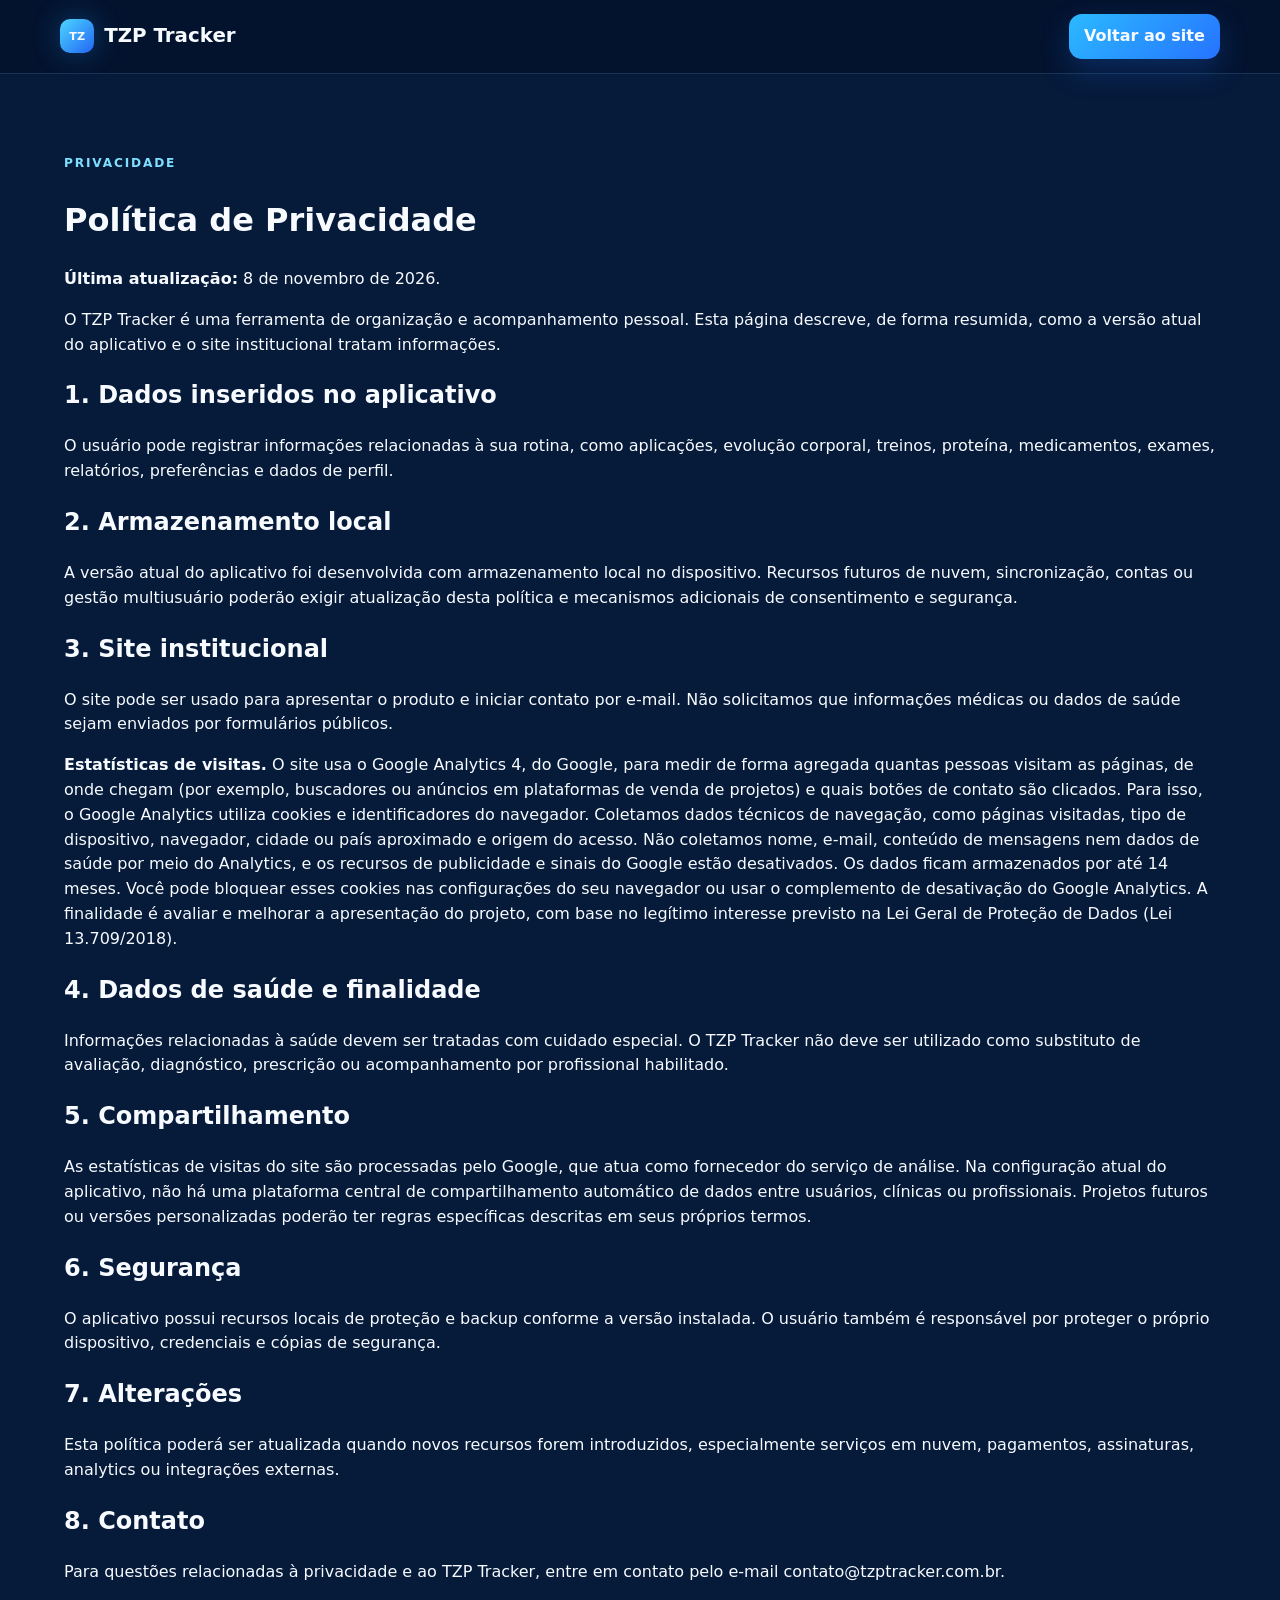
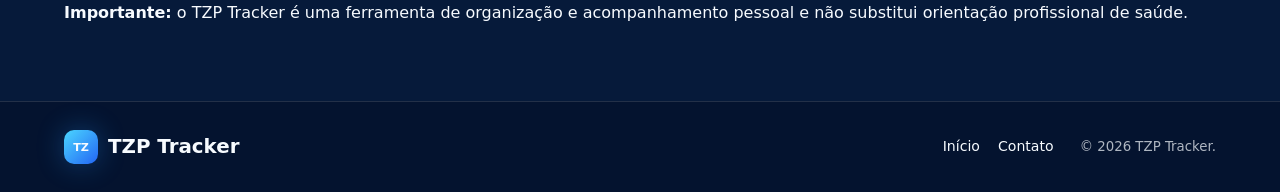
<file: privacy.html>
<!doctype html>
<html lang="pt-BR">
<head>
  <meta charset="utf-8">
  <meta name="viewport" content="width=device-width,initial-scale=1">
  <title>Política de Privacidade — TZP Tracker</title>
  <meta name="description" content="Política de privacidade do TZP Tracker.">
  <meta name="theme-color" content="#061a3a">
  <link rel="canonical" href="https://tzptracker.com.br/privacy.html">
  <link rel="icon" href="favicon.svg" type="image/svg+xml">
  <link rel="apple-touch-icon" href="/apple-touch-icon.png">
  <link rel="stylesheet" href="styles.css">
  <script async src="https://www.googletagmanager.com/gtag/js?id=G-B40MPHFTS0"></script>
  <script src="/analytics.js" defer></script>
</head>
<body>
  <header class="nav">
    <a class="brand" href="index.html"><span class="brand-mark">TZ</span> TZP Tracker</a>
    <a class="btn small" href="index.html">Voltar ao site</a>
  </header>
  <main class="section legal-page">
    <span class="eyebrow">PRIVACIDADE</span>
    <h1>Política de Privacidade</h1>
    <p><strong>Última atualização:</strong> 8 de novembro de 2026.</p>
    <p>O TZP Tracker é uma ferramenta de organização e acompanhamento pessoal. Esta página descreve, de forma resumida, como a versão atual do aplicativo e o site institucional tratam informações.</p>

    <h2>1. Dados inseridos no aplicativo</h2>
    <p>O usuário pode registrar informações relacionadas à sua rotina, como aplicações, evolução corporal, treinos, proteína, medicamentos, exames, relatórios, preferências e dados de perfil.</p>

    <h2>2. Armazenamento local</h2>
    <p>A versão atual do aplicativo foi desenvolvida com armazenamento local no dispositivo. Recursos futuros de nuvem, sincronização, contas ou gestão multiusuário poderão exigir atualização desta política e mecanismos adicionais de consentimento e segurança.</p>

    <h2>3. Site institucional</h2>
    <p>O site pode ser usado para apresentar o produto e iniciar contato por e-mail. Não solicitamos que informações médicas ou dados de saúde sejam enviados por formulários públicos.</p>
    <p><strong>Estatísticas de visitas.</strong> O site usa o Google Analytics 4, do Google, para medir de forma agregada quantas pessoas visitam as páginas, de onde chegam (por exemplo, buscadores ou anúncios em plataformas de venda de projetos) e quais botões de contato são clicados. Para isso, o Google Analytics utiliza cookies e identificadores do navegador. Coletamos dados técnicos de navegação, como páginas visitadas, tipo de dispositivo, navegador, cidade ou país aproximado e origem do acesso. Não coletamos nome, e-mail, conteúdo de mensagens nem dados de saúde por meio do Analytics, e os recursos de publicidade e sinais do Google estão desativados. Os dados ficam armazenados por até 14 meses. Você pode bloquear esses cookies nas configurações do seu navegador ou usar o <a href="https://tools.google.com/dlpage/gaoptout?hl=pt-BR" rel="noopener">complemento de desativação do Google Analytics</a>. A finalidade é avaliar e melhorar a apresentação do projeto, com base no legítimo interesse previsto na Lei Geral de Proteção de Dados (Lei 13.709/2018).</p>

    <h2>4. Dados de saúde e finalidade</h2>
    <p>Informações relacionadas à saúde devem ser tratadas com cuidado especial. O TZP Tracker não deve ser utilizado como substituto de avaliação, diagnóstico, prescrição ou acompanhamento por profissional habilitado.</p>

    <h2>5. Compartilhamento</h2>
    <p>As estatísticas de visitas do site são processadas pelo Google, que atua como fornecedor do serviço de análise. Na configuração atual do aplicativo, não há uma plataforma central de compartilhamento automático de dados entre usuários, clínicas ou profissionais. Projetos futuros ou versões personalizadas poderão ter regras específicas descritas em seus próprios termos.</p>

    <h2>6. Segurança</h2>
    <p>O aplicativo possui recursos locais de proteção e backup conforme a versão instalada. O usuário também é responsável por proteger o próprio dispositivo, credenciais e cópias de segurança.</p>

    <h2>7. Alterações</h2>
    <p>Esta política poderá ser atualizada quando novos recursos forem introduzidos, especialmente serviços em nuvem, pagamentos, assinaturas, analytics ou integrações externas.</p>

    <h2>8. Contato</h2>
    <p>Para questões relacionadas à privacidade e ao TZP Tracker, entre em contato pelo e-mail <a href="mailto:contato@tzptracker.com.br">contato@tzptracker.com.br</a>.</p>

    <div class="legal-callout"><strong>Importante:</strong> o TZP Tracker é uma ferramenta de organização e acompanhamento pessoal e não substitui orientação profissional de saúde.</div>
  </main>
  <footer>
    <div class="brand"><span class="brand-mark">TZ</span> TZP Tracker</div>
    <div class="footer-links"><a href="index.html">Início</a><a href="mailto:contato@tzptracker.com.br">Contato</a></div>
    <small>© 2026 TZP Tracker.</small>
  </footer>
</body>
</html>
</file>
<file: styles.css>
:root{--bg:#061a3a;--bg2:#082f62;--panel:#0d2d58;--text:#f7fbff;--muted:#c8d8e8;--line:rgba(116,201,255,.18);--blue:#279cff;--cyan:#39c7ff;--green:#18a983;--amber:#c88714;--purple:#7a38df;--coral:#c75d6a;--sand:#8a7568}*{box-sizing:border-box}html{scroll-behavior:smooth}body{margin:0;font-family:Inter,ui-sans-serif,system-ui,-apple-system,BlinkMacSystemFont,"Segoe UI",sans-serif;background:var(--bg);color:var(--text);line-height:1.55}a{color:inherit;text-decoration:none}.nav{position:sticky;top:0;z-index:30;display:flex;align-items:center;justify-content:space-between;gap:26px;padding:14px 4.7vw;background:rgba(4,19,46,.9);backdrop-filter:blur(18px);border-bottom:1px solid var(--line)}.brand{font-weight:850;font-size:1.24rem;display:flex;gap:10px;align-items:center;white-space:nowrap}.brand-mark{display:inline-grid;place-items:center;width:34px;height:34px;border-radius:10px;background:linear-gradient(135deg,#4bd6ff,#2366f4);font-size:.7rem;box-shadow:0 0 28px rgba(40,151,255,.32)}nav{display:flex;gap:24px}nav a{opacity:.84;font-size:.95rem}nav a:hover{opacity:1;color:#8be2ff}.btn{display:inline-flex;align-items:center;justify-content:center;padding:14px 21px;border-radius:15px;background:linear-gradient(135deg,#2bb9ff,#2673ff);font-weight:800;box-shadow:0 12px 30px rgba(36,118,255,.24);transition:.2s transform,.2s filter}.btn:hover{transform:translateY(-1px);filter:brightness(1.07)}.btn.small{padding:10px 15px;border-radius:13px}.btn.ghost{background:transparent;border:1px solid #39bfff;box-shadow:none}.btn.full{width:100%}.btn.warm{background:linear-gradient(135deg,#ffb02e,#ef7a1c);color:#15213b}.hero{min-height:730px;padding:74px 4.7vw 58px;display:grid;grid-template-columns:1.05fr 1fr;gap:42px;align-items:center;background:radial-gradient(circle at 82% 15%,rgba(92,49,246,.40),transparent 32%),radial-gradient(circle at 13% 47%,rgba(0,167,255,.25),transparent 34%),linear-gradient(150deg,#061a3a,#0a3b73 58%,#071b3f)}.eyebrow{font-size:.76rem;letter-spacing:.15em;font-weight:900;color:#7edfff}.hero h1{font-size:clamp(3.4rem,6vw,6.5rem);line-height:.93;margin:15px 0 24px;letter-spacing:-.055em}.hero h1 span{color:#31baff}.hero-copy>p{font-size:1.17rem;max-width:690px;color:#d4e2f1}.actions{display:flex;gap:14px;margin:28px 0 18px;flex-wrap:wrap}.launch-strip{display:flex;gap:10px;align-items:center;flex-wrap:wrap;margin:10px 0 26px;padding:11px 14px;border:1px solid rgba(255,193,78,.34);background:rgba(169,101,11,.15);border-radius:14px;font-size:.84rem;color:#ffe1a0}.launch-strip strong{color:#ffd06d}.badges{display:grid;grid-template-columns:repeat(4,1fr);gap:11px}.badges div{background:rgba(255,255,255,.055);border:1px solid var(--line);padding:12px;border-radius:15px;display:flex;gap:8px;align-items:center;font-size:.78rem}.badges strong{color:#43e3b0}.hero-visual{position:relative;min-height:570px}.phone{position:absolute;width:250px;height:500px;border:9px solid #080d19;border-radius:42px;background:linear-gradient(#0d3972,#071c3c);box-shadow:0 35px 65px rgba(0,0,0,.45);padding:26px 16px;color:white;overflow:hidden}.phone-top{width:85px;height:18px;border-radius:20px;background:#050913;margin:-20px auto 18px}.p1{left:2%;top:44px;transform:rotate(-8deg)}.p2{left:32%;top:0;z-index:2;background:linear-gradient(#681299,#20166f)}.p3{right:1%;top:50px;transform:rotate(7deg)}.app-title,.hello{font-size:1.35rem;font-weight:850}.quote{opacity:.8;margin:6px 0 16px}.mini-card{background:rgba(255,255,255,.08);border:1px solid rgba(255,255,255,.12);border-radius:14px;padding:12px;margin:12px 0;font-size:.8rem}.success{border-color:#39d69c;color:#95f3d0}.mini-grid{display:grid;grid-template-columns:1fr 1fr;gap:8px}.mini-grid span{background:#0b2850;padding:10px;border-radius:12px;font-size:.75rem}.timer{text-align:center;font-size:2rem;font-weight:850;margin:18px}.tiles{display:grid;grid-template-columns:1fr 1fr;gap:10px}.tiles span{padding:18px 10px;border-radius:14px;font-size:.72rem;font-weight:800}.purple{background:#7a38df}.amber{background:#b97b17}.green{background:#0f977c}.coral{background:#c75b67}.violet{background:#6d38b7}.sand{background:#8a7568}.chart{height:185px;display:flex;gap:12px;align-items:flex-end;padding:18px 4px}.chart i{display:block;flex:1;border-radius:10px 10px 0 0;background:linear-gradient(#3db3ff,#176be0)}.section{padding:76px 5vw}.section-head h2{font-size:clamp(2rem,4vw,3.2rem);margin:8px 0 12px;letter-spacing:-.03em}.section-head>p{color:var(--muted);max-width:750px;margin:0 0 28px}.center-head{text-align:center}.center-head>p{margin:0 auto 30px}.feature-grid{display:grid;grid-template-columns:repeat(3,1fr);gap:16px}.feature{min-height:145px;padding:22px;border-radius:24px;border:1px solid rgba(255,255,255,.13);display:flex;gap:18px;align-items:center;background:#0e2e5d}.feature .icon{font-size:2.05rem}.feature h3{margin:0 0 4px}.feature p{margin:0;color:#d6e3ef}.feature.green{background:linear-gradient(135deg,#0a5d58,#0b3a51)}.feature.blue{background:linear-gradient(135deg,#0c5bb5,#0b2f64)}.feature.amber{background:linear-gradient(135deg,#6c4b12,#42311d)}.feature.violet{background:linear-gradient(135deg,#5221a0,#2b265d)}.feature.coral{background:linear-gradient(135deg,#8e3b49,#4a2844)}.feature.sand{background:linear-gradient(135deg,#67564e,#34364b)}.steps-section{background:linear-gradient(180deg,#061a3a,#082752)}.steps{display:grid;grid-template-columns:repeat(3,1fr);gap:18px}.steps article{padding:28px;border-radius:25px;background:rgba(255,255,255,.055);border:1px solid var(--line)}.steps article>b{display:grid;place-items:center;width:42px;height:42px;border-radius:14px;background:linear-gradient(135deg,#35c3ff,#2668ff);font-size:1.1rem}.steps h3{margin:18px 0 5px}.steps p{color:var(--muted);margin:0}.pricing-section{background:radial-gradient(circle at 50% 0%,rgba(73,39,187,.24),transparent 35%),#061a3a}.pricing-grid{display:grid;grid-template-columns:repeat(4,1fr);gap:15px;align-items:stretch}.price-card{position:relative;padding:28px 22px 22px;border-radius:27px;background:linear-gradient(180deg,#0d2e5c,#081f43);border:1px solid rgba(91,192,255,.22);box-shadow:0 20px 45px rgba(0,0,0,.18);display:flex;flex-direction:column}.price-card.featured{border-color:#6ecfff;box-shadow:0 20px 60px rgba(26,140,255,.22);transform:translateY(-8px);background:linear-gradient(180deg,#123d77,#0a2550)}.price-card.pro-card{background:linear-gradient(180deg,#2d2367,#171f4b)}.price-card.white-label-card{background:linear-gradient(180deg,#5a421a,#2d2941)}.ribbon{position:absolute;top:-14px;left:18px;right:18px;padding:7px 10px;border-radius:999px;background:linear-gradient(90deg,#ffb42b,#ff8d1f);color:#172139;font-weight:900;font-size:.72rem;text-align:center;letter-spacing:.05em}.plan-kicker{color:#7ddfff;letter-spacing:.12em;font-size:.72rem;font-weight:900}.price-card h3{font-size:1.55rem;margin:8px 0 12px}.price{display:flex;align-items:baseline;gap:8px;margin-bottom:14px}.price strong,.intro-price strong{font-size:2rem}.price span,.intro-price span,.annual{font-size:.82rem;color:var(--muted)}.intro-price{display:flex;flex-direction:column;margin-bottom:4px;color:#ffcf70}.normal{margin-bottom:2px}.annual{margin:0 0 15px}.price-card ul{padding-left:18px;margin:0 0 20px;flex:1;color:#dbe6f2}.price-card li{margin:8px 0}.price-card small{display:block;color:#aebed0;font-size:.72rem;margin-top:11px}.pricing-note{text-align:center;color:#9fb1c5;font-size:.82rem;margin:22px auto 0;max-width:900px}.duo{display:grid;grid-template-columns:1fr 1fr;gap:22px}.audience{padding:34px;border-radius:28px;min-height:370px;border:1px solid rgba(255,255,255,.15)}.audience.user{background:linear-gradient(135deg,#7a177f,#282166)}.audience.pro{background:linear-gradient(135deg,#0f66a9,#063158)}.audience ul{padding-left:20px}.audience li{margin:8px 0}.text-link{font-weight:850;color:#abebff}.preview-grid{display:grid;grid-template-columns:repeat(3,1fr);gap:18px}.preview-card{border-radius:25px;padding:34px;font-size:1.1rem;min-height:180px;display:flex;flex-direction:column;justify-content:flex-end;gap:8px}.preview-card span{opacity:.82}.faq-section{background:#051630}.faq-grid{max-width:1050px;margin:auto;display:grid;grid-template-columns:1fr 1fr;gap:12px}.faq-grid details{background:#0b2850;border:1px solid var(--line);border-radius:17px;padding:18px 20px}.faq-grid summary{cursor:pointer;font-weight:800}.faq-grid p{color:var(--muted);margin:12px 0 0}.cta{margin:30px 5vw 70px;padding:34px;border-radius:28px;display:flex;justify-content:space-between;gap:30px;align-items:center;background:linear-gradient(90deg,#ff3fa2,#6a26ff,#1678f6)}.cta h2{font-size:2.2rem;margin:7px 0}.cta p{margin:0}.cta-actions{display:flex;gap:10px;flex-wrap:wrap}.btn.light{background:#fff;color:#17204a;box-shadow:none}.light-ghost{border-color:#fff}footer{display:grid;grid-template-columns:1fr auto auto;gap:26px;align-items:center;padding:28px 5vw;border-top:1px solid rgba(255,255,255,.12);background:#04132f}.footer-links{display:flex;gap:18px;font-size:.88rem}footer small{opacity:.7}@media(max-width:1180px){nav{display:none}.pricing-grid{grid-template-columns:1fr 1fr}.hero{grid-template-columns:1fr}.hero-visual{min-height:540px}.feature-grid{grid-template-columns:repeat(2,1fr)}}@media(max-width:760px){.nav .btn.small{display:none}.hero{padding-top:45px}.hero h1{font-size:3.3rem}.hero-visual{min-height:460px}.phone{width:185px;height:405px;border-radius:30px;padding:22px 12px}.p1{left:0}.p2{left:26%}.p3{right:0}.feature-grid,.steps,.pricing-grid,.duo,.preview-grid,.faq-grid{grid-template-columns:1fr}.price-card.featured{transform:none}.badges{grid-template-columns:1fr 1fr}.cta{flex-direction:column;align-items:flex-start}.cta-actions,.cta .btn{width:100%}.cta-actions{flex-direction:column}footer{grid-template-columns:1fr}.footer-links{flex-wrap:wrap}.launch-strip{align-items:flex-start;flex-direction:column}}
/* refinamentos comerciais v2.1 */
.launch-strip{padding:9px 13px;margin:8px 0 22px;min-height:48px}
.launch-strip span b{color:#fff2c9}
.mini-badge{align-self:flex-start;margin:-4px 0 10px;padding:6px 9px;border-radius:999px;background:rgba(125,223,255,.10);border:1px solid rgba(125,223,255,.24);color:#9de9ff;font-size:.66rem;font-weight:900;letter-spacing:.08em}
.pro-badge{background:rgba(174,132,255,.13);border-color:rgba(190,150,255,.25);color:#d5bcff}
.subtle-note{margin:-4px 0 14px;color:#aabbd0;font-size:.79rem}
.white-price{display:flex;flex-direction:column;gap:2px;margin:4px 0 8px}
.white-price span{font-size:.8rem;color:#e6d1a4;text-transform:uppercase;letter-spacing:.08em;font-weight:800}
.white-price strong{font-size:2.05rem;line-height:1.05;white-space:nowrap}
.choice-strip{margin:34px auto 0;padding:24px 26px;border-radius:24px;border:1px solid rgba(255,255,255,.12);background:linear-gradient(135deg,rgba(13,47,97,.92),rgba(60,34,95,.86));display:flex;align-items:center;justify-content:space-between;gap:26px;max-width:1240px}
.choice-strip h3{font-size:1.55rem;margin:6px 0 4px}
.choice-strip p{margin:0;color:#c7d7e9}
.choice-actions{display:flex;gap:10px;flex-wrap:wrap;justify-content:flex-end}
.choice-actions a{padding:12px 15px;border-radius:13px;background:rgba(255,255,255,.08);border:1px solid rgba(255,255,255,.16);font-weight:800}
.choice-actions a:hover{background:rgba(255,255,255,.13)}
@media(max-width:760px){
  .choice-strip{flex-direction:column;align-items:stretch}
  .choice-actions{flex-direction:column}
  .choice-actions a{text-align:center}
}

/* Accessible, script-free navigation for tablets and phones */
.mobile-menu{display:none;position:relative;margin-left:auto;flex-shrink:0}
.mobile-menu summary{list-style:none;cursor:pointer;padding:10px 15px;border:1px solid rgba(116,201,255,.48);border-radius:13px;font-weight:800;color:#fff;background:#0b3769;min-height:44px}
.mobile-menu summary::-webkit-details-marker{display:none}
.mobile-menu summary::after{content:" ▾";color:#8edbff}
.mobile-menu[open] summary::after{content:" ▴"}
.mobile-menu summary:focus-visible,.mobile-menu-links a:focus-visible{outline:3px solid #8edbff;outline-offset:3px}
.mobile-menu-links{position:absolute;right:0;top:calc(100% + 10px);z-index:50;display:grid;gap:2px;min-width:210px;max-width:min(90vw,310px);padding:9px;background:#082952;border:1px solid rgba(116,201,255,.4);border-radius:16px;box-shadow:0 18px 40px rgba(0,0,0,.4)}
.mobile-menu-links a{display:block;padding:11px 13px;border-radius:10px;color:#fff;text-decoration:none;font-size:.94rem}
.mobile-menu-links a:hover{background:#145087}
@media(max-width:1180px){.nav .mobile-menu{display:block}}
@media(max-width:760px){.nav{gap:10px}.nav .brand{font-size:1.02rem}.nav .brand-mark{width:31px;height:31px}}
@media(max-width:360px){.nav .brand{font-size:.94rem}.mobile-menu summary{padding:9px 11px}}
</file>
